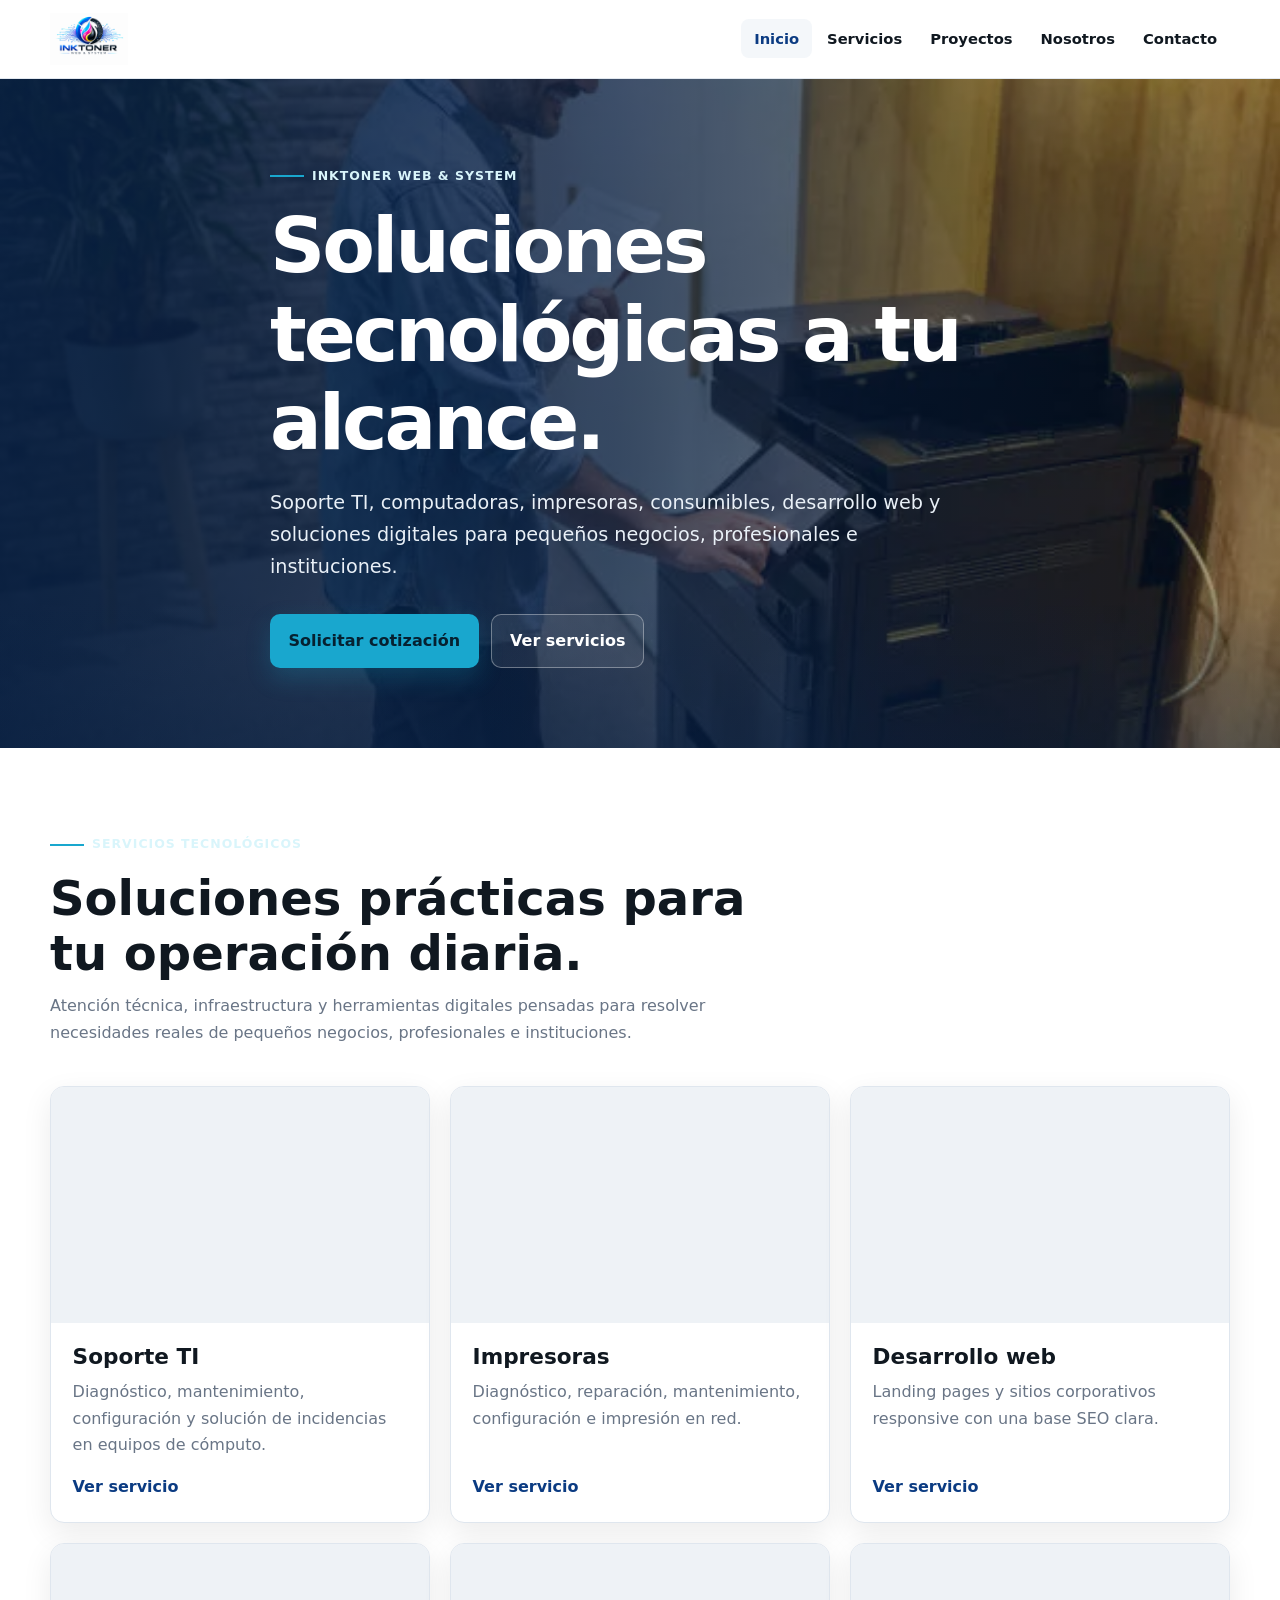
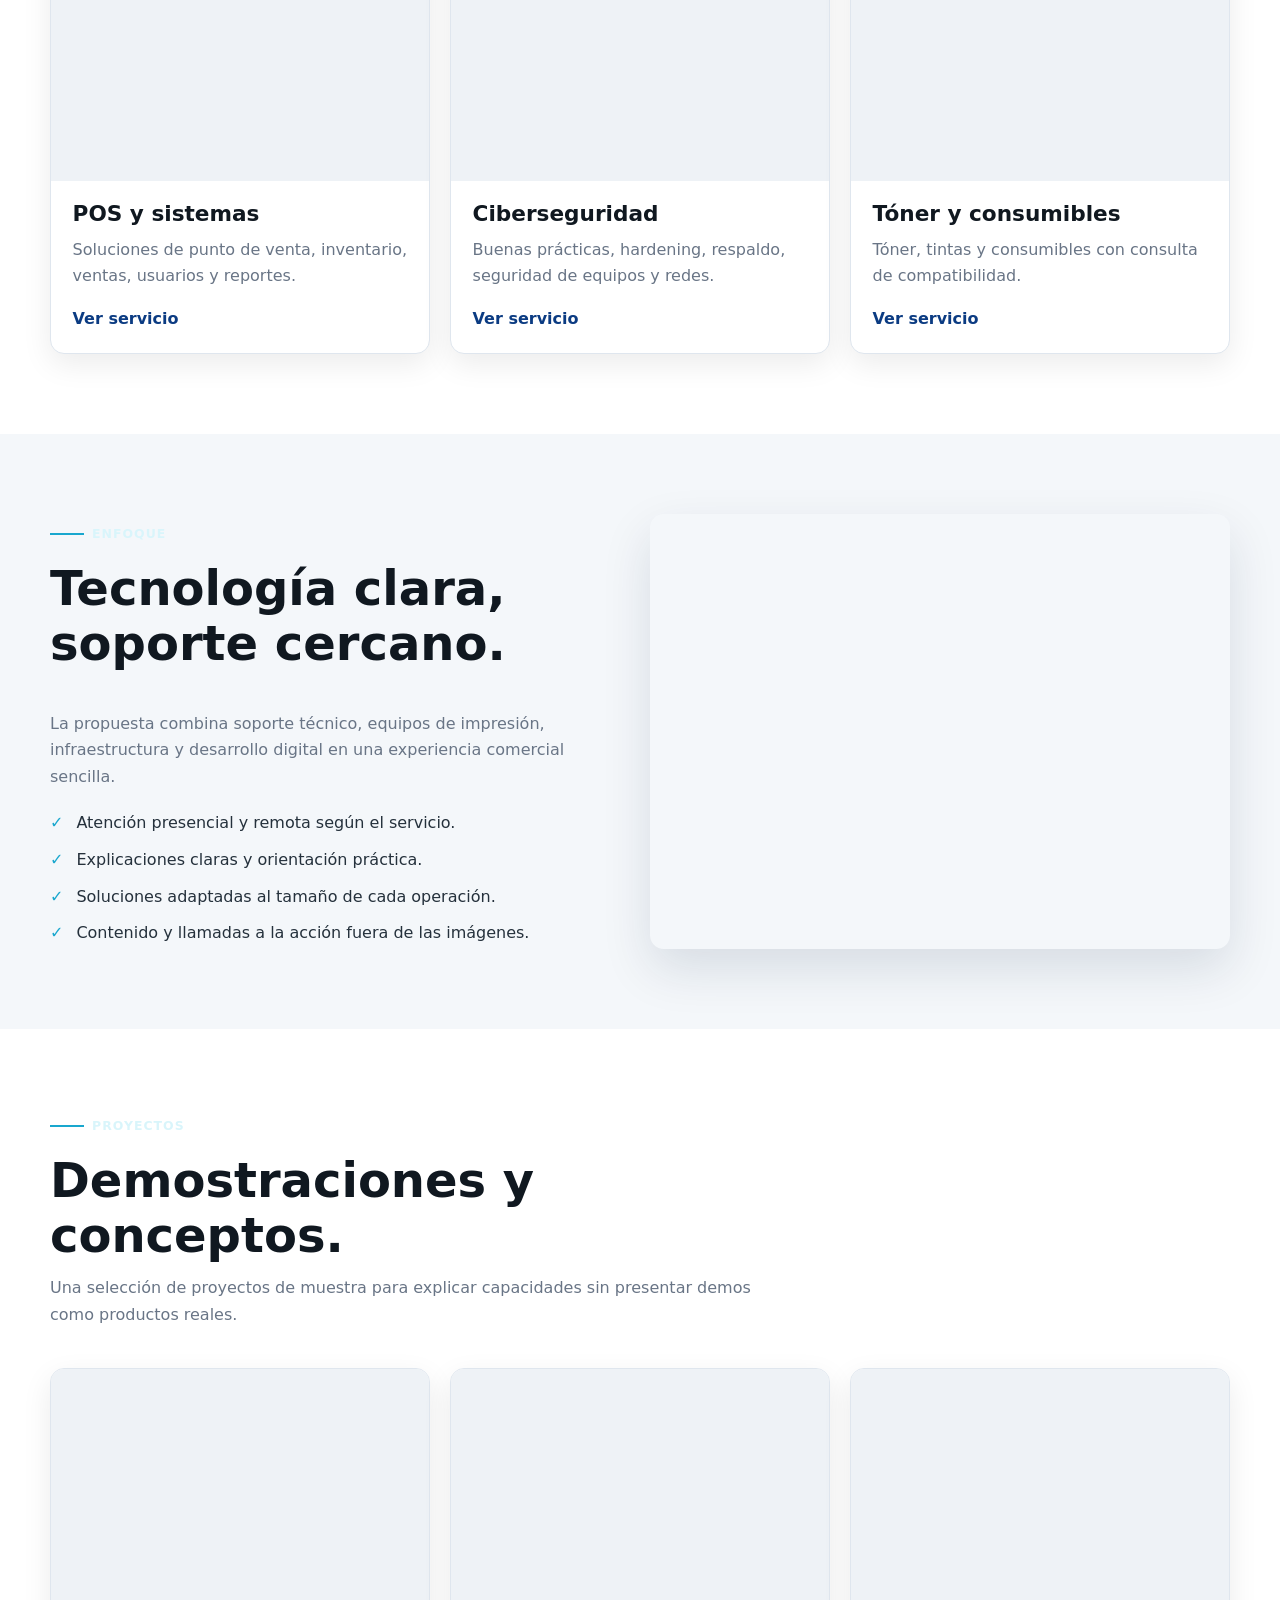
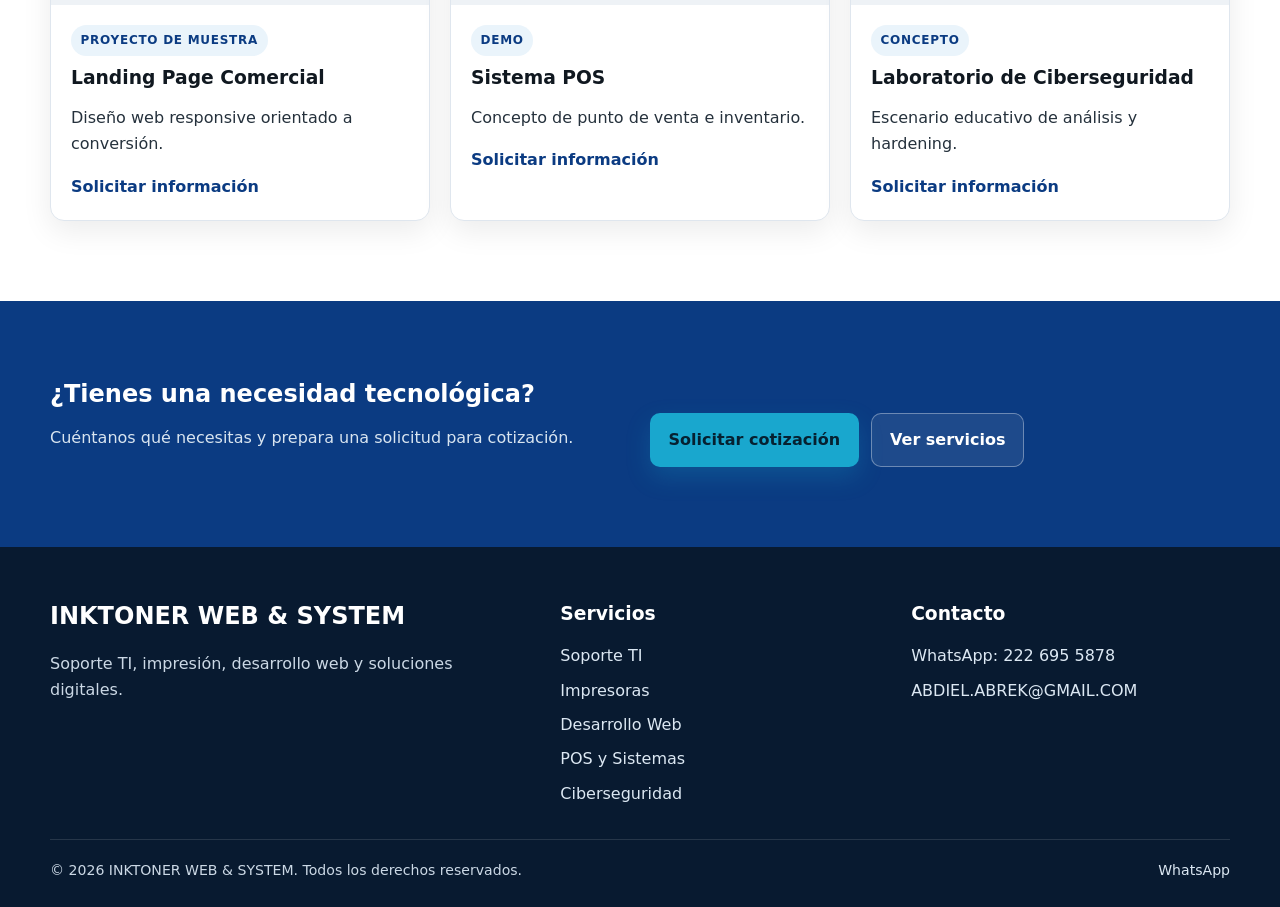
<file: index.html>
<!doctype html>
<html lang="es-MX">
 <head>
  <meta charset="utf-8"/>
  <meta content="width=device-width, initial-scale=1" name="viewport"/>
  <link rel="icon" type="image/svg+xml" href="assets/img/favicon.svg">
  <link href="assets/css/styles.css" rel="stylesheet"/>
  <script defer="" src="assets/js/config.js">
  </script>
  <script defer="" src="assets/js/main.js">
  </script>
  <title>
   INKTONER WEB &amp; SYSTEM | Soporte TI, impresoras y desarrollo web en Puebla
  </title>
  <meta content="Soluciones tecnol&oacute;gicas en Puebla: soporte TI, reparaci&oacute;n de computadoras e impresoras, consumibles, desarrollo web, POS y ciberseguridad." name="description"/>
  <meta content="index,follow,max-image-preview:large,max-snippet:-1,max-video-preview:-1" name="robots"/>
  <meta content="strict-origin-when-cross-origin" name="referrer"/>
  <meta content="#071f42" name="theme-color"/>
  <link href="https://abdielabrek69.github.io/INKTONER/" rel="canonical"/>
  <meta content="website" property="og:type"/>
  <meta content="es_MX" property="og:locale"/>
  <meta content="INKTONER WEB &amp; SYSTEM" property="og:site_name"/>
  <meta content="INKTONER WEB &amp; SYSTEM | Soporte TI, impresoras y desarrollo web en Puebla" property="og:title"/>
  <meta content="Soluciones tecnol&oacute;gicas en Puebla: soporte TI, reparaci&oacute;n de computadoras e impresoras, consumibles, desarrollo web, POS y ciberseguridad." property="og:description"/>
  <meta content="https://abdielabrek69.github.io/INKTONER/" property="og:url"/>
  <meta content="https://abdielabrek69.github.io/INKTONER/assets/img/PRINTER.webp" property="og:image"/>
  <meta content="Servicios tecnol&oacute;gicos de INKTONER WEB &amp; SYSTEM" property="og:image:alt"/>
  <meta content="summary_large_image" name="twitter:card"/>
  <meta content="INKTONER WEB &amp; SYSTEM | Soporte TI, impresoras y desarrollo web en Puebla" name="twitter:title"/>
  <meta content="Soluciones tecnol&oacute;gicas en Puebla: soporte TI, reparaci&oacute;n de computadoras e impresoras, consumibles, desarrollo web, POS y ciberseguridad." name="twitter:description"/>
  <meta content="default-src 'self'; base-uri 'self'; object-src 'none'; script-src 'self'; style-src 'self'; img-src 'self' data:; font-src 'self'; connect-src 'self'; form-action 'self'; frame-ancestors 'none'; upgrade-insecure-requests" http-equiv="Content-Security-Policy"/>
  <script type="application/ld+json">
   {"@context":"https://schema.org","@type":"ProfessionalService","name":"INKTONER WEB & SYSTEM","url":"https://abdielabrek69.github.io/INKTONER/","logo":"https://abdielabrek69.github.io/INKTONER/assets/img/INKTONER.png","description":"Soluciones tecnológicas en Puebla: soporte TI, reparación de computadoras e impresoras, consumibles, desarrollo web, POS y ciberseguridad.","telephone":"+52 222 695 5878","email":"ABDIEL.ABREK@GMAIL.COM","areaServed":{"@type":"City","name":"Puebla"}}
  </script>
  <script type="application/ld+json">
   {"@context":"https://schema.org","@type":"WebSite","name":"INKTONER WEB & SYSTEM","url":"https://abdielabrek69.github.io/INKTONER/","inLanguage":"es-MX"}
  </script>
 </head>
 <body>
  <a class="skip-link" href="#main-content">
   Saltar al contenido
  </a>
  <header class="site-header">
   <div class="container header-inner">
    <a aria-label="INKTONER WEB &amp; SYSTEM, inicio" class="brand" href="index.html">
     <img alt="Logo oficial de INKTONER WEB &amp; SYSTEM" class="site-logo" decoding="async" height="70" src="assets/img/INKTONER.png" width="210"/>
    </a>
    <button aria-controls="main-navigation" aria-expanded="false" aria-label="Abrir men&uacute;" class="menu-toggle" data-menu-toggle="" type="button">
     <span>
     </span>
     <span>
     </span>
     <span>
     </span>
    </button>
    <nav aria-label="Navegaci&oacute;n principal" class="main-nav" id="main-navigation">
     <ul class="nav-list">
      <li>
       <a class="nav-link" data-nav-link="" href="index.html">
        Inicio
       </a>
      </li>
      <li class="has-dropdown">
       <button aria-controls="services-menu" aria-expanded="false" class="nav-trigger" data-dropdown-toggle="" type="button">
        Servicios
       </button>
       <ul class="dropdown-menu" id="services-menu">
        <li>
         <a data-nav-link="" href="soporte-ti.html">
          Soporte TI
         </a>
        </li>
        <li>
         <a data-nav-link="" href="impresoras.html">
          Impresoras
         </a>
        </li>
        <li>
         <a data-nav-link="" href="desarrollo-web.html">
          Desarrollo Web
         </a>
        </li>
        <li>
         <a data-nav-link="" href="pos.html">
          POS y Sistemas
         </a>
        </li>
        <li>
         <a data-nav-link="" href="ciberseguridad.html">
          Ciberseguridad
         </a>
        </li>
       </ul>
      </li>
      <li>
       <a class="nav-link" data-nav-link="" href="proyectos.html">
        Proyectos
       </a>
      </li>
      <li>
       <a class="nav-link" data-nav-link="" href="nosotros.html">
        Nosotros
       </a>
      </li>
      <li>
       <a class="nav-link" data-nav-link="" href="contacto.html">
        Contacto
       </a>
      </li>
     </ul>
    </nav>
   </div>
  </header>
  <main id="main-content">
   <section class="hero">
    <div class="container hero-content">
     <span class="eyebrow">
      INKTONER WEB &amp; SYSTEM
     </span>
     <h1>
      Soluciones tecnol&oacute;gicas a tu alcance.
     </h1>
     <p>
      Soporte TI, computadoras, impresoras, consumibles, desarrollo web y soluciones digitales para peque&ntilde;os negocios, profesionales e instituciones.
     </p>
     <div class="hero-actions">
      <a class="btn btn-primary" href="contacto.html">
       Solicitar cotizaci&oacute;n
      </a>
      <a class="btn btn-secondary" href="servicios.html">
       Ver servicios
      </a>
     </div>
    </div>
   </section>
   <section class="section">
    <div class="container">
     <div class="section-heading">
      <span class="eyebrow">
       Servicios tecnol&oacute;gicos
      </span>
      <h2>
       Soluciones pr&aacute;cticas para tu operaci&oacute;n diaria.
      </h2>
      <p>
       Atenci&oacute;n t&eacute;cnica, infraestructura y herramientas digitales pensadas para resolver necesidades reales de peque&ntilde;os negocios, profesionales e instituciones.
      </p>
     </div>
     <div class="grid services-grid">
      <article class="service-card">
       <div class="service-image-wrapper">
        <img alt="Soporte t&eacute;cnico de computadoras" decoding="async" height="625" loading="lazy" src="assets/img/PRINTER.webp" width="1000"/>
       </div>
       <div class="service-content">
        <h3>
         Soporte TI
        </h3>
        <p>
         Diagn&oacute;stico, mantenimiento, configuraci&oacute;n y soluci&oacute;n de incidencias en equipos de c&oacute;mputo.
        </p>
        <a class="card-link" href="soporte-ti.html">
         Ver servicio
        </a>
       </div>
      </article>
      <article class="service-card">
       <div class="service-image-wrapper">
        <img alt="Impresora multifuncional para oficina" decoding="async" height="625" loading="lazy" src="assets/img/PRINTHP.avif" width="1000"/>
       </div>
       <div class="service-content">
        <h3>
         Impresoras
        </h3>
        <p>
         Diagn&oacute;stico, reparaci&oacute;n, mantenimiento, configuraci&oacute;n e impresi&oacute;n en red.
        </p>
        <a class="card-link" href="impresoras.html">
         Ver servicio
        </a>
       </div>
      </article>
      <article class="service-card">
       <div class="service-image-wrapper">
        <img alt="Computadora port&aacute;til mostrando un sitio web limpio" decoding="async" height="625" loading="lazy" src="assets/img/PRINTER.webp" width="1000"/>
       </div>
       <div class="service-content">
        <h3>
         Desarrollo web
        </h3>
        <p>
         Landing pages y sitios corporativos responsive con una base SEO clara.
        </p>
        <a class="card-link" href="desarrollo-web.html">
         Ver servicio
        </a>
       </div>
      </article>
      <article class="service-card">
       <div class="service-image-wrapper">
        <img alt="Equipo de punto de venta sobre un mostrador" decoding="async" height="625" loading="lazy" src="assets/img/PRINTER.webp" width="1000"/>
       </div>
       <div class="service-content">
        <h3>
         POS y sistemas
        </h3>
        <p>
         Soluciones de punto de venta, inventario, ventas, usuarios y reportes.
        </p>
        <a class="card-link" href="pos.html">
         Ver servicio
        </a>
       </div>
      </article>
      <article class="service-card">
       <div class="service-image-wrapper">
        <img alt="Infraestructura de servidores para seguridad inform&aacute;tica" decoding="async" height="625" loading="lazy" src="assets/img/PRINTER.webp" width="1000"/>
       </div>
       <div class="service-content">
        <h3>
         Ciberseguridad
        </h3>
        <p>
         Buenas pr&aacute;cticas, hardening, respaldo, seguridad de equipos y redes.
        </p>
        <a class="card-link" href="ciberseguridad.html">
         Ver servicio
        </a>
       </div>
      </article>
      <article class="service-card">
       <div class="service-image-wrapper">
        <img alt="Consumibles y equipo de c&oacute;mputo en entorno profesional" decoding="async" height="625" loading="lazy" src="assets/img/PRINTER.webp" width="1000"/>
       </div>
       <div class="service-content">
        <h3>
         T&oacute;ner y consumibles
        </h3>
        <p>
         T&oacute;ner, tintas y consumibles con consulta de compatibilidad.
        </p>
        <a class="card-link" href="impresoras.html">
         Ver servicio
        </a>
       </div>
      </article>
     </div>
    </div>
   </section>
   <section class="section section-light">
    <div class="container grid two-col">
     <div class="detail-copy">
      <span class="eyebrow">
       Enfoque
      </span>
      <h2>
       Tecnolog&iacute;a clara, soporte cercano.
      </h2>
      <p>
       La propuesta combina soporte t&eacute;cnico, equipos de impresi&oacute;n, infraestructura y desarrollo digital en una experiencia comercial sencilla.
      </p>
      <ul class="check-list">
       <li>
        Atenci&oacute;n presencial y remota seg&uacute;n el servicio.
       </li>
       <li>
        Explicaciones claras y orientaci&oacute;n pr&aacute;ctica.
       </li>
       <li>
        Soluciones adaptadas al tama&ntilde;o de cada operaci&oacute;n.
       </li>
       <li>
        Contenido y llamadas a la acci&oacute;n fuera de las im&aacute;genes.
       </li>
      </ul>
     </div>
     <div class="detail-image">
      <img alt="Rack de comunicaciones y equipos de red" decoding="async" height="900" loading="lazy" src="assets/img/PRINTER.webp" width="1200"/>
     </div>
    </div>
   </section>
   <section class="section">
    <div class="container">
     <div class="section-heading">
      <span class="eyebrow">
       Proyectos
      </span>
      <h2>
       Demostraciones y conceptos.
      </h2>
      <p>
       Una selecci&oacute;n de proyectos de muestra para explicar capacidades sin presentar demos como productos reales.
      </p>
     </div>
     <div class="grid project-grid">
      <article class="project-card">
       <div class="project-image">
        <img alt="Landing Page Comercial" decoding="async" height="625" loading="lazy" src="assets/img/PRINTER.webp" width="1000"/>
       </div>
       <div class="project-body">
        <span class="project-label">
         Proyecto de muestra
        </span>
        <h3>
         Landing Page Comercial
        </h3>
        <p>
         Dise&ntilde;o web responsive orientado a conversi&oacute;n.
        </p>
        <a class="card-link" href="proyectos.html">
         Solicitar informaci&oacute;n
        </a>
       </div>
      </article>
      <article class="project-card">
       <div class="project-image">
        <img alt="Sistema POS" decoding="async" height="625" loading="lazy" src="assets/img/PRINTER.webp" width="1000"/>
       </div>
       <div class="project-body">
        <span class="project-label">
         Demo
        </span>
        <h3>
         Sistema POS
        </h3>
        <p>
         Concepto de punto de venta e inventario.
        </p>
        <a class="card-link" href="proyectos.html">
         Solicitar informaci&oacute;n
        </a>
       </div>
      </article>
      <article class="project-card">
       <div class="project-image">
        <img alt="Laboratorio de Ciberseguridad" decoding="async" height="625" loading="lazy" src="assets/img/PRINTER.webp" width="1000"/>
       </div>
       <div class="project-body">
        <span class="project-label">
         Concepto
        </span>
        <h3>
         Laboratorio de Ciberseguridad
        </h3>
        <p>
         Escenario educativo de an&aacute;lisis y hardening.
        </p>
        <a class="card-link" href="proyectos.html">
         Solicitar informaci&oacute;n
        </a>
       </div>
      </article>
     </div>
    </div>
   </section>
   <section class="section cta-band">
    <div class="container grid two-col">
     <div>
      <h2>
       &iquest;Tienes una necesidad tecnol&oacute;gica?
      </h2>
      <p>
       Cu&eacute;ntanos qu&eacute; necesitas y prepara una solicitud para cotizaci&oacute;n.
      </p>
     </div>
     <div class="hero-actions" style="justify-content:flex-end">
      <a class="btn btn-primary" href="contacto.html">
       Solicitar cotizaci&oacute;n
      </a>
      <a class="btn btn-secondary" href="servicios.html">
       Ver servicios
      </a>
     </div>
    </div>
   </section>
  </main>
  <footer class="site-footer">
   <div class="container">
    <div class="footer-grid">
     <!-- EMPRESA -->
     <div>
      <h2>
       INKTONER WEB &amp; SYSTEM
      </h2>
      <p>
       Soporte TI, impresi&oacute;n, desarrollo web y soluciones digitales.
      </p>
     </div>
     <!-- SERVICIOS -->
     <div>
      <h3>
       Servicios
      </h3>
      <ul class="footer-nav">
       <li>
        <a href="soporte-ti.html">
         Soporte TI
        </a>
       </li>
       <li>
        <a href="impresoras.html">
         Impresoras
        </a>
       </li>
       <li>
        <a href="desarrollo-web.html">
         Desarrollo Web
        </a>
       </li>
       <li>
        <a href="pos.html">
         POS y Sistemas
        </a>
       </li>
       <li>
        <a href="ciberseguridad.html">
         Ciberseguridad
        </a>
       </li>
      </ul>
     </div>
     <!-- CONTACTO -->
     <div>
      <h3>
       Contacto
      </h3>
      <ul class="footer-nav">
       <li>
        <a href="https://wa.me/522226955878" rel="noopener noreferrer" target="_blank">
         WhatsApp: 222 695 5878
        </a>
       </li>
       <li>
        <a href="mailto:ABDIEL.ABREK@GMAIL.COM">
         ABDIEL.ABREK@GMAIL.COM
        </a>
       </li>
      </ul>
     </div>
    </div>
    <div class="footer-bottom">
     <span>
      &copy;
      <span data-year="">
      </span>
      INKTONER WEB &amp; SYSTEM. Todos los derechos reservados.
     </span>
     <a class="footer-whatsapp" href="https://wa.me/522226955878?text=Hola%2C%20quiero%20solicitar%20informaci%C3%B3n%20sobre%20los%20servicios%20de%20INKTONER%20WEB%20%26%20SYSTEM." rel="noopener noreferrer" target="_blank">
      WhatsApp
     </a>
    </div>
   </div>
  </footer>
 </body>
</html>
</file>
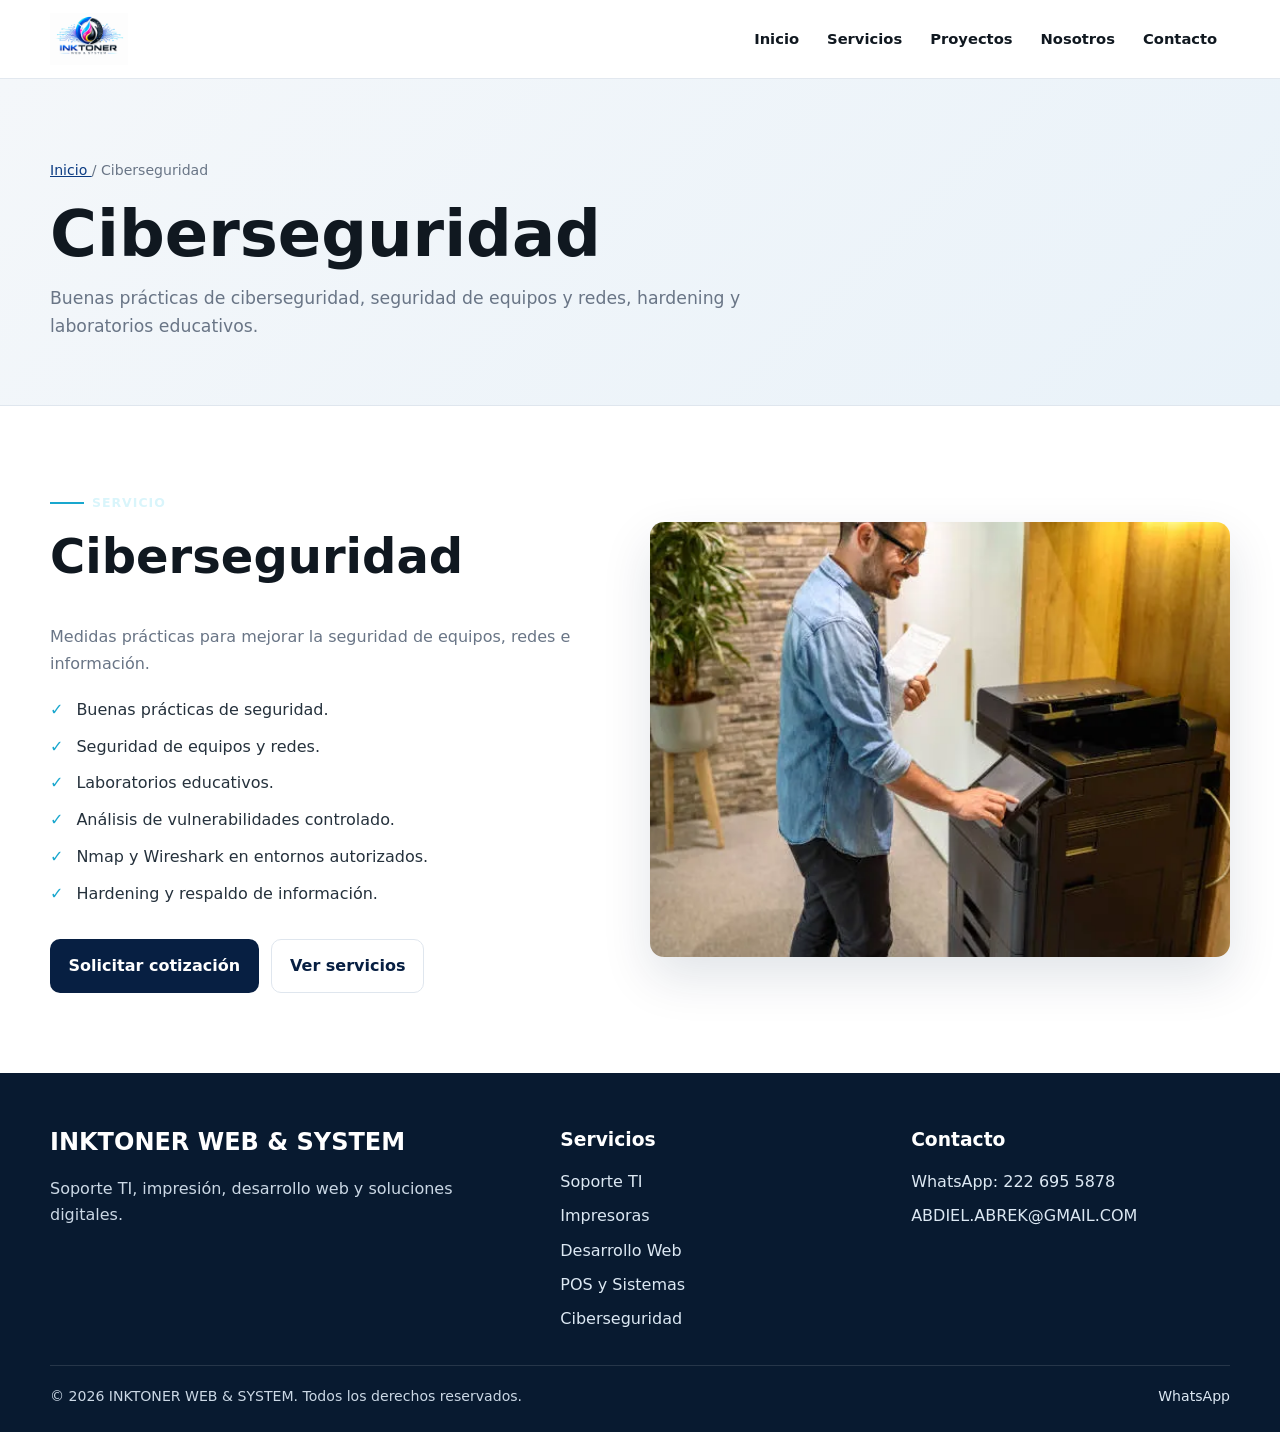
<file: ciberseguridad.html>
<!doctype html>
<html lang="es-MX">
 <head>
  <meta charset="utf-8"/>
  <meta content="width=device-width, initial-scale=1" name="viewport"/>
  <link href="assets/css/styles.css" rel="stylesheet"/>
  <script defer="" src="assets/js/config.js">
  </script>
  <script defer="" src="assets/js/main.js">
  </script>
  <title>
   Ciberseguridad para empresas | INKTONER WEB &amp; SYSTEM
  </title>
  <meta content="Buenas pr&aacute;cticas de ciberseguridad, hardening, seguridad de equipos y redes y evaluaci&oacute;n t&eacute;cnica con enfoque preventivo." name="description"/>
  <meta content="index,follow,max-image-preview:large,max-snippet:-1,max-video-preview:-1" name="robots"/>
  <meta content="strict-origin-when-cross-origin" name="referrer"/>
  <meta content="#071f42" name="theme-color"/>
  <link href="https://abdielabrek69.github.io/INKTONER/ciberseguridad.html" rel="canonical"/>
  <meta content="website" property="og:type"/>
  <meta content="es_MX" property="og:locale"/>
  <meta content="INKTONER WEB &amp; SYSTEM" property="og:site_name"/>
  <meta content="Ciberseguridad para empresas | INKTONER WEB &amp; SYSTEM" property="og:title"/>
  <meta content="Buenas pr&aacute;cticas de ciberseguridad, hardening, seguridad de equipos y redes y evaluaci&oacute;n t&eacute;cnica con enfoque preventivo." property="og:description"/>
  <meta content="https://abdielabrek69.github.io/INKTONER/ciberseguridad.html" property="og:url"/>
  <meta content="https://abdielabrek69.github.io/INKTONER/assets/img/PRINTER.webp" property="og:image"/>
  <meta content="Servicios tecnol&oacute;gicos de INKTONER WEB &amp; SYSTEM" property="og:image:alt"/>
  <meta content="summary_large_image" name="twitter:card"/>
  <meta content="Ciberseguridad para empresas | INKTONER WEB &amp; SYSTEM" name="twitter:title"/>
  <meta content="Buenas pr&aacute;cticas de ciberseguridad, hardening, seguridad de equipos y redes y evaluaci&oacute;n t&eacute;cnica con enfoque preventivo." name="twitter:description"/>
  <meta content="default-src 'self'; base-uri 'self'; object-src 'none'; script-src 'self'; style-src 'self'; img-src 'self' data:; font-src 'self'; connect-src 'self'; form-action 'self'; frame-ancestors 'none'; upgrade-insecure-requests" http-equiv="Content-Security-Policy"/>
  <script type="application/ld+json">
   {"@context":"https://schema.org","@type":"BreadcrumbList","itemListElement":[{"@type":"ListItem","position":1,"name":"Inicio","item":"https://abdielabrek69.github.io/INKTONER/"},{"@type":"ListItem","position":2,"name":"Ciberseguridad para empresas","item":"https://abdielabrek69.github.io/INKTONER/ciberseguridad.html"}]}
  </script>
  <script type="application/ld+json">
   {"@context":"https://schema.org","@type":"Service","name":"Ciberseguridad para empresas","provider":{"@type":"ProfessionalService","name":"INKTONER WEB & SYSTEM","url":"https://abdielabrek69.github.io/INKTONER/"},"areaServed":{"@type":"City","name":"Puebla"},"url":"https://abdielabrek69.github.io/INKTONER/ciberseguridad.html"}
  </script>
 </head>
 <body>
  <a class="skip-link" href="#main-content">
   Saltar al contenido
  </a>
  <header class="site-header">
   <div class="container header-inner">
    <a aria-label="INKTONER WEB &amp; SYSTEM, inicio" class="brand" href="index.html">
     <img alt="Logo oficial de INKTONER WEB &amp; SYSTEM" class="site-logo" decoding="async" height="70" src="assets/img/INKTONER.png" width="210"/>
    </a>
    <button aria-controls="main-navigation" aria-expanded="false" aria-label="Abrir men&uacute;" class="menu-toggle" data-menu-toggle="" type="button">
     <span>
     </span>
     <span>
     </span>
     <span>
     </span>
    </button>
    <nav aria-label="Navegaci&oacute;n principal" class="main-nav" id="main-navigation">
     <ul class="nav-list">
      <li>
       <a class="nav-link" data-nav-link="" href="index.html">
        Inicio
       </a>
      </li>
      <li class="has-dropdown">
       <button aria-controls="services-menu" aria-expanded="false" class="nav-trigger" data-dropdown-toggle="" type="button">
        Servicios
       </button>
       <ul class="dropdown-menu" id="services-menu">
        <li>
         <a data-nav-link="" href="soporte-ti.html">
          Soporte TI
         </a>
        </li>
        <li>
         <a data-nav-link="" href="impresoras.html">
          Impresoras
         </a>
        </li>
        <li>
         <a data-nav-link="" href="desarrollo-web.html">
          Desarrollo Web
         </a>
        </li>
        <li>
         <a data-nav-link="" href="pos.html">
          POS y Sistemas
         </a>
        </li>
        <li>
         <a data-nav-link="" href="ciberseguridad.html">
          Ciberseguridad
         </a>
        </li>
       </ul>
      </li>
      <li>
       <a class="nav-link" data-nav-link="" href="proyectos.html">
        Proyectos
       </a>
      </li>
      <li>
       <a class="nav-link" data-nav-link="" href="nosotros.html">
        Nosotros
       </a>
      </li>
      <li>
       <a class="nav-link" data-nav-link="" href="contacto.html">
        Contacto
       </a>
      </li>
     </ul>
    </nav>
   </div>
  </header>
  <main id="main-content">
   <section class="page-hero">
    <div class="container">
     <div class="breadcrumbs">
      <a href="index.html">
       Inicio
      </a>
      <span aria-hidden="true">
       /
      </span>
      Ciberseguridad
     </div>
     <h1>
      Ciberseguridad
     </h1>
     <p>
      Buenas pr&aacute;cticas de ciberseguridad, seguridad de equipos y redes, hardening y laboratorios educativos.
     </p>
    </div>
   </section>
   <section class="section">
    <div class="container grid two-col">
     <div class="detail-copy">
      <span class="eyebrow">
       Servicio
      </span>
      <h2>
       Ciberseguridad
      </h2>
      <p>
       Medidas pr&aacute;cticas para mejorar la seguridad de equipos, redes e informaci&oacute;n.
      </p>
      <ul class="check-list">
       <li>
        Buenas pr&aacute;cticas de seguridad.
       </li>
       <li>
        Seguridad de equipos y redes.
       </li>
       <li>
        Laboratorios educativos.
       </li>
       <li>
        An&aacute;lisis de vulnerabilidades controlado.
       </li>
       <li>
        Nmap y Wireshark en entornos autorizados.
       </li>
       <li>
        Hardening y respaldo de informaci&oacute;n.
       </li>
      </ul>
      <div class="hero-actions">
       <a class="btn btn-dark" href="contacto.html">
        Solicitar cotizaci&oacute;n
       </a>
       <a class="btn btn-light" href="servicios.html">
        Ver servicios
       </a>
      </div>
     </div>
     <div class="detail-image">
      <img alt="Infraestructura de servidores para seguridad inform&aacute;tica" decoding="async" height="900" loading="lazy" src="assets/img/PRINTER.webp" width="1200"/>
     </div>
    </div>
   </section>
  </main>
  <footer class="site-footer">
   <div class="container">
    <div class="footer-grid">
     <!-- EMPRESA -->
     <div>
      <h2>
       INKTONER WEB &amp; SYSTEM
      </h2>
      <p>
       Soporte TI, impresi&oacute;n, desarrollo web y soluciones digitales.
      </p>
     </div>
     <!-- SERVICIOS -->
     <div>
      <h3>
       Servicios
      </h3>
      <ul class="footer-nav">
       <li>
        <a href="soporte-ti.html">
         Soporte TI
        </a>
       </li>
       <li>
        <a href="impresoras.html">
         Impresoras
        </a>
       </li>
       <li>
        <a href="desarrollo-web.html">
         Desarrollo Web
        </a>
       </li>
       <li>
        <a href="pos.html">
         POS y Sistemas
        </a>
       </li>
       <li>
        <a href="ciberseguridad.html">
         Ciberseguridad
        </a>
       </li>
      </ul>
     </div>
     <!-- CONTACTO -->
     <div>
      <h3>
       Contacto
      </h3>
      <ul class="footer-nav">
       <li>
        <a href="https://wa.me/522226955878" rel="noopener noreferrer" target="_blank">
         WhatsApp: 222 695 5878
        </a>
       </li>
       <li>
        <a href="mailto:ABDIEL.ABREK@GMAIL.COM">
         ABDIEL.ABREK@GMAIL.COM
        </a>
       </li>
      </ul>
     </div>
    </div>
    <div class="footer-bottom">
     <span>
      &copy;
      <span data-year="">
      </span>
      INKTONER WEB &amp; SYSTEM. Todos los derechos reservados.
     </span>
     <a class="footer-whatsapp" href="https://wa.me/522226955878?text=Hola%2C%20quiero%20solicitar%20informaci%C3%B3n%20sobre%20los%20servicios%20de%20INKTONER%20WEB%20%26%20SYSTEM." rel="noopener noreferrer" target="_blank">
      WhatsApp
     </a>
    </div>
   </div>
  </footer>
 </body>
</html>
</file>
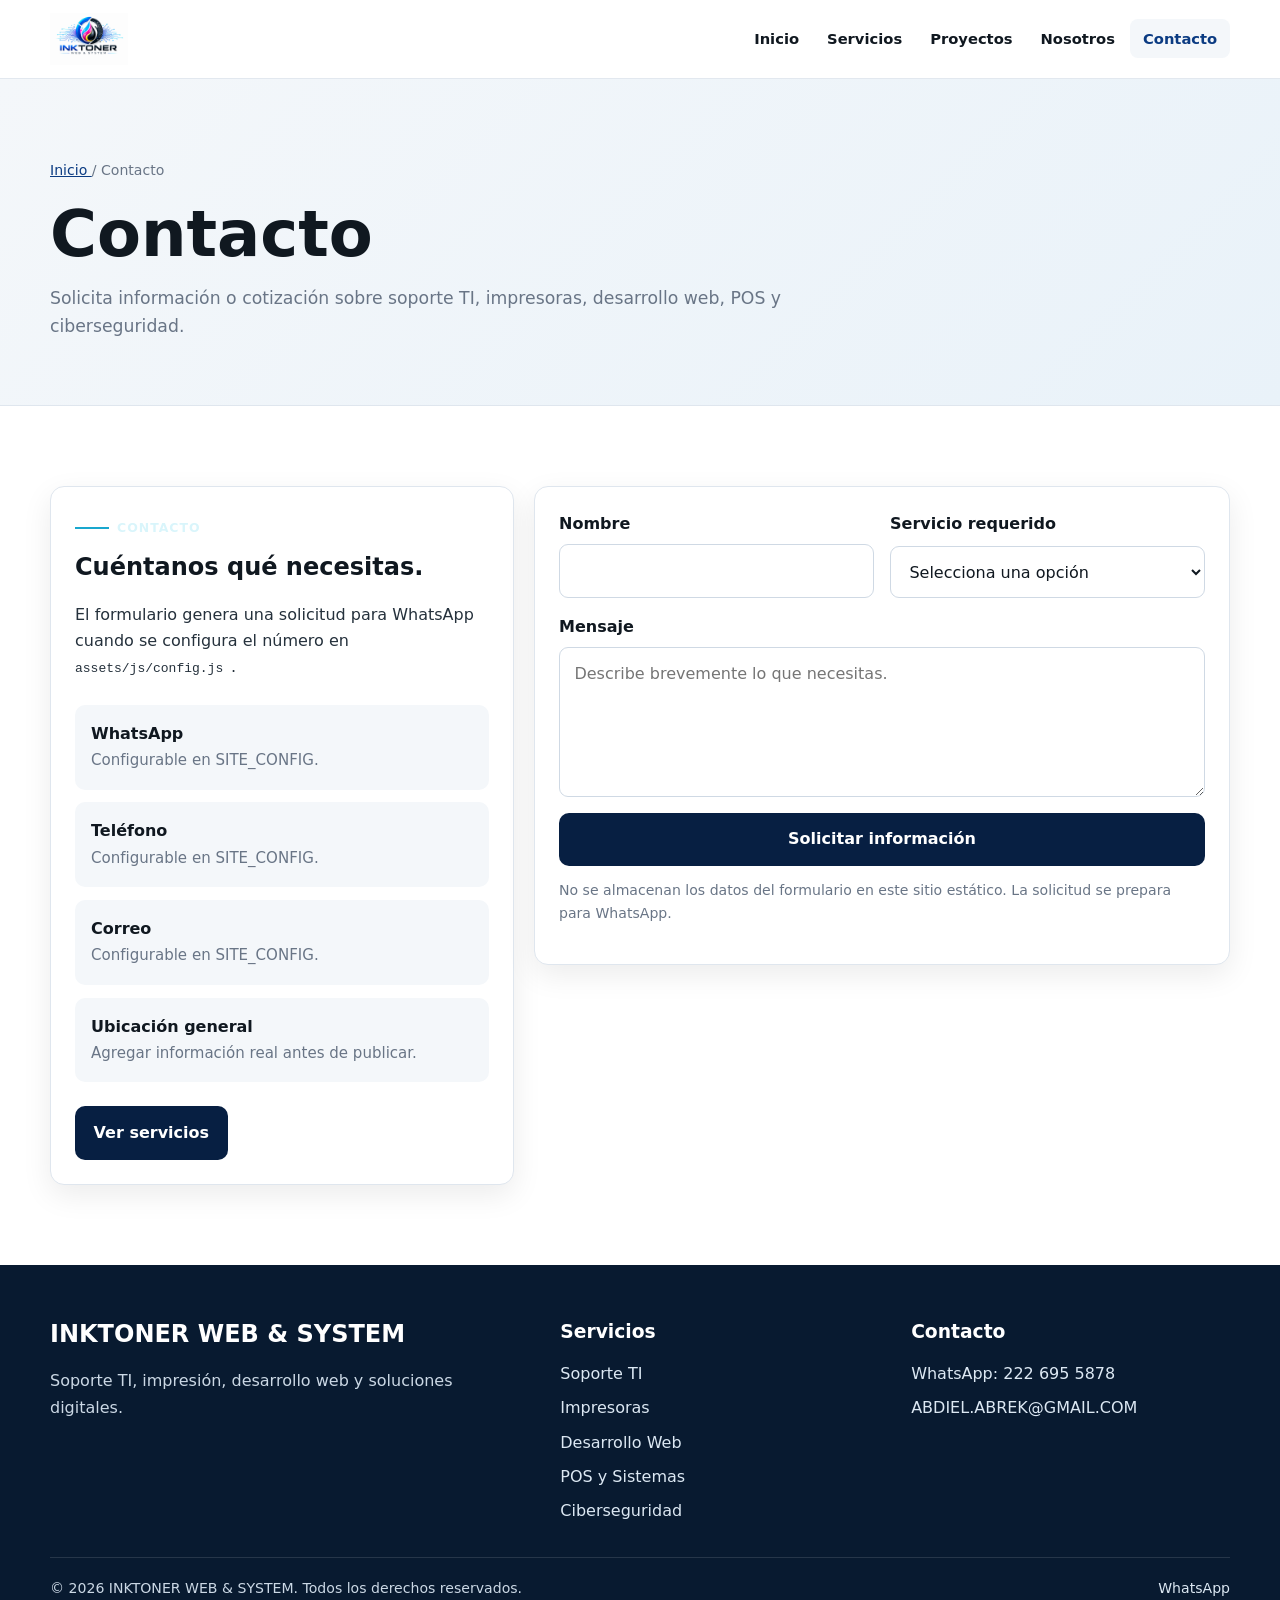
<file: contacto.html>
<!doctype html>
<html lang="es-MX">
 <head>
  <meta charset="utf-8"/>
  <meta content="width=device-width, initial-scale=1" name="viewport"/>
  <link href="assets/css/styles.css" rel="stylesheet"/>
  <script defer="" src="assets/js/config.js">
  </script>
  <script defer="" src="assets/js/main.js">
  </script>
  <title>
   Contacto y cotizaci&oacute;n | INKTONER WEB &amp; SYSTEM
  </title>
  <meta content="Solicita una cotizaci&oacute;n de soporte TI, reparaci&oacute;n de impresoras, desarrollo web, POS o ciberseguridad en Puebla." name="description"/>
  <meta content="index,follow,max-image-preview:large,max-snippet:-1,max-video-preview:-1" name="robots"/>
  <meta content="strict-origin-when-cross-origin" name="referrer"/>
  <meta content="#071f42" name="theme-color"/>
  <link href="https://abdielabrek69.github.io/INKTONER/contacto.html" rel="canonical"/>
  <meta content="website" property="og:type"/>
  <meta content="es_MX" property="og:locale"/>
  <meta content="INKTONER WEB &amp; SYSTEM" property="og:site_name"/>
  <meta content="Contacto y cotizaci&oacute;n | INKTONER WEB &amp; SYSTEM" property="og:title"/>
  <meta content="Solicita una cotizaci&oacute;n de soporte TI, reparaci&oacute;n de impresoras, desarrollo web, POS o ciberseguridad en Puebla." property="og:description"/>
  <meta content="https://abdielabrek69.github.io/INKTONER/contacto.html" property="og:url"/>
  <meta content="https://abdielabrek69.github.io/INKTONER/assets/img/PRINTER.webp" property="og:image"/>
  <meta content="Servicios tecnol&oacute;gicos de INKTONER WEB &amp; SYSTEM" property="og:image:alt"/>
  <meta content="summary_large_image" name="twitter:card"/>
  <meta content="Contacto y cotizaci&oacute;n | INKTONER WEB &amp; SYSTEM" name="twitter:title"/>
  <meta content="Solicita una cotizaci&oacute;n de soporte TI, reparaci&oacute;n de impresoras, desarrollo web, POS o ciberseguridad en Puebla." name="twitter:description"/>
  <meta content="default-src 'self'; base-uri 'self'; object-src 'none'; script-src 'self'; style-src 'self'; img-src 'self' data:; font-src 'self'; connect-src 'self'; form-action 'self'; frame-ancestors 'none'; upgrade-insecure-requests" http-equiv="Content-Security-Policy"/>
  <script type="application/ld+json">
   {"@context":"https://schema.org","@type":"BreadcrumbList","itemListElement":[{"@type":"ListItem","position":1,"name":"Inicio","item":"https://abdielabrek69.github.io/INKTONER/"},{"@type":"ListItem","position":2,"name":"Contacto y cotización","item":"https://abdielabrek69.github.io/INKTONER/contacto.html"}]}
  </script>
  <script type="application/ld+json">
   {"@context":"https://schema.org","@type":"ContactPage","name":"Contacto y cotización | INKTONER WEB & SYSTEM","url":"https://abdielabrek69.github.io/INKTONER/contacto.html"}
  </script>
 </head>
 <body>
  <a class="skip-link" href="#main-content">
   Saltar al contenido
  </a>
  <header class="site-header">
   <div class="container header-inner">
    <a aria-label="INKTONER WEB &amp; SYSTEM, inicio" class="brand" href="index.html">
     <img alt="Logo oficial de INKTONER WEB &amp; SYSTEM" class="site-logo" decoding="async" height="70" src="assets/img/INKTONER.png" width="210"/>
    </a>
    <button aria-controls="main-navigation" aria-expanded="false" aria-label="Abrir men&uacute;" class="menu-toggle" data-menu-toggle="" type="button">
     <span>
     </span>
     <span>
     </span>
     <span>
     </span>
    </button>
    <nav aria-label="Navegaci&oacute;n principal" class="main-nav" id="main-navigation">
     <ul class="nav-list">
      <li>
       <a class="nav-link" data-nav-link="" href="index.html">
        Inicio
       </a>
      </li>
      <li class="has-dropdown">
       <button aria-controls="services-menu" aria-expanded="false" class="nav-trigger" data-dropdown-toggle="" type="button">
        Servicios
       </button>
       <ul class="dropdown-menu" id="services-menu">
        <li>
         <a data-nav-link="" href="soporte-ti.html">
          Soporte TI
         </a>
        </li>
        <li>
         <a data-nav-link="" href="impresoras.html">
          Impresoras
         </a>
        </li>
        <li>
         <a data-nav-link="" href="desarrollo-web.html">
          Desarrollo Web
         </a>
        </li>
        <li>
         <a data-nav-link="" href="pos.html">
          POS y Sistemas
         </a>
        </li>
        <li>
         <a data-nav-link="" href="ciberseguridad.html">
          Ciberseguridad
         </a>
        </li>
       </ul>
      </li>
      <li>
       <a class="nav-link" data-nav-link="" href="proyectos.html">
        Proyectos
       </a>
      </li>
      <li>
       <a class="nav-link" data-nav-link="" href="nosotros.html">
        Nosotros
       </a>
      </li>
      <li>
       <a class="nav-link" data-nav-link="" href="contacto.html">
        Contacto
       </a>
      </li>
     </ul>
    </nav>
   </div>
  </header>
  <main id="main-content">
   <section class="page-hero">
    <div class="container">
     <div class="breadcrumbs">
      <a href="index.html">
       Inicio
      </a>
      <span aria-hidden="true">
       /
      </span>
      Contacto
     </div>
     <h1>
      Contacto
     </h1>
     <p>
      Solicita informaci&oacute;n o cotizaci&oacute;n sobre soporte TI, impresoras, desarrollo web, POS y ciberseguridad.
     </p>
    </div>
   </section>
   <section class="section">
    <div class="container grid contact-layout">
     <aside class="contact-card">
      <span class="eyebrow">
       Contacto
      </span>
      <h2>
       Cu&eacute;ntanos qu&eacute; necesitas.
      </h2>
      <p>
       El formulario genera una solicitud para WhatsApp cuando se configura el n&uacute;mero en
       <code>
        assets/js/config.js
       </code>
       .
      </p>
      <div class="contact-list">
       <div class="contact-item">
        <div>
         <strong>
          WhatsApp
         </strong>
         <span>
          Configurable en SITE_CONFIG.
         </span>
        </div>
       </div>
       <div class="contact-item">
        <div>
         <strong>
          Tel&eacute;fono
         </strong>
         <span>
          Configurable en SITE_CONFIG.
         </span>
        </div>
       </div>
       <div class="contact-item">
        <div>
         <strong>
          Correo
         </strong>
         <span>
          Configurable en SITE_CONFIG.
         </span>
        </div>
       </div>
       <div class="contact-item">
        <div>
         <strong>
          Ubicaci&oacute;n general
         </strong>
         <span>
          Agregar informaci&oacute;n real antes de publicar.
         </span>
        </div>
       </div>
      </div>
      <a class="btn btn-dark" href="servicios.html">
       Ver servicios
      </a>
     </aside>
     <div class="contact-card">
      <form id="contact-form" novalidate="">
       <div class="form-grid">
        <div class="form-group">
         <label for="name">
          Nombre
         </label>
         <input autocomplete="name" id="name" maxlength="100" name="name" required="" type="text"/>
        </div>
        <div class="form-group">
         <label for="service">
          Servicio requerido
         </label>
         <select id="service" name="service" required="">
          <option value="">
           Selecciona una opci&oacute;n
          </option>
          <option>
           Soporte TI
          </option>
          <option>
           Impresoras y consumibles
          </option>
          <option>
           Desarrollo web
          </option>
          <option>
           POS y sistemas
          </option>
          <option>
           Ciberseguridad
          </option>
          <option>
           Otro
          </option>
         </select>
        </div>
        <div class="form-group full">
         <label for="message">
          Mensaje
         </label>
         <textarea id="message" maxlength="1500" name="message" placeholder="Describe brevemente lo que necesitas." required=""></textarea>
        </div>
        <div class="form-group full">
         <button class="btn btn-dark" type="submit">
          Solicitar informaci&oacute;n
         </button>
        </div>
       </div>
       <p class="form-note">
        No se almacenan los datos del formulario en este sitio est&aacute;tico. La solicitud se prepara para WhatsApp.
       </p>
       <div aria-live="polite" class="form-status" id="form-status" role="status">
       </div>
      </form>
     </div>
    </div>
   </section>
  </main>
  <footer class="site-footer">
   <div class="container">
    <div class="footer-grid">
     <!-- EMPRESA -->
     <div>
      <h2>
       INKTONER WEB &amp; SYSTEM
      </h2>
      <p>
       Soporte TI, impresi&oacute;n, desarrollo web y soluciones digitales.
      </p>
     </div>
     <!-- SERVICIOS -->
     <div>
      <h3>
       Servicios
      </h3>
      <ul class="footer-nav">
       <li>
        <a href="soporte-ti.html">
         Soporte TI
        </a>
       </li>
       <li>
        <a href="impresoras.html">
         Impresoras
        </a>
       </li>
       <li>
        <a href="desarrollo-web.html">
         Desarrollo Web
        </a>
       </li>
       <li>
        <a href="pos.html">
         POS y Sistemas
        </a>
       </li>
       <li>
        <a href="ciberseguridad.html">
         Ciberseguridad
        </a>
       </li>
      </ul>
     </div>
     <!-- CONTACTO -->
     <div>
      <h3>
       Contacto
      </h3>
      <ul class="footer-nav">
       <li>
        <a href="https://wa.me/522226955878" rel="noopener noreferrer" target="_blank">
         WhatsApp: 222 695 5878
        </a>
       </li>
       <li>
        <a href="mailto:ABDIEL.ABREK@GMAIL.COM">
         ABDIEL.ABREK@GMAIL.COM
        </a>
       </li>
      </ul>
     </div>
    </div>
    <div class="footer-bottom">
     <span>
      &copy;
      <span data-year="">
      </span>
      INKTONER WEB &amp; SYSTEM. Todos los derechos reservados.
     </span>
     <a class="footer-whatsapp" href="https://wa.me/522226955878?text=Hola%2C%20quiero%20solicitar%20informaci%C3%B3n%20sobre%20los%20servicios%20de%20INKTONER%20WEB%20%26%20SYSTEM." rel="noopener noreferrer" target="_blank">
      WhatsApp
     </a>
    </div>
   </div>
  </footer>
 </body>
</html>
</file>
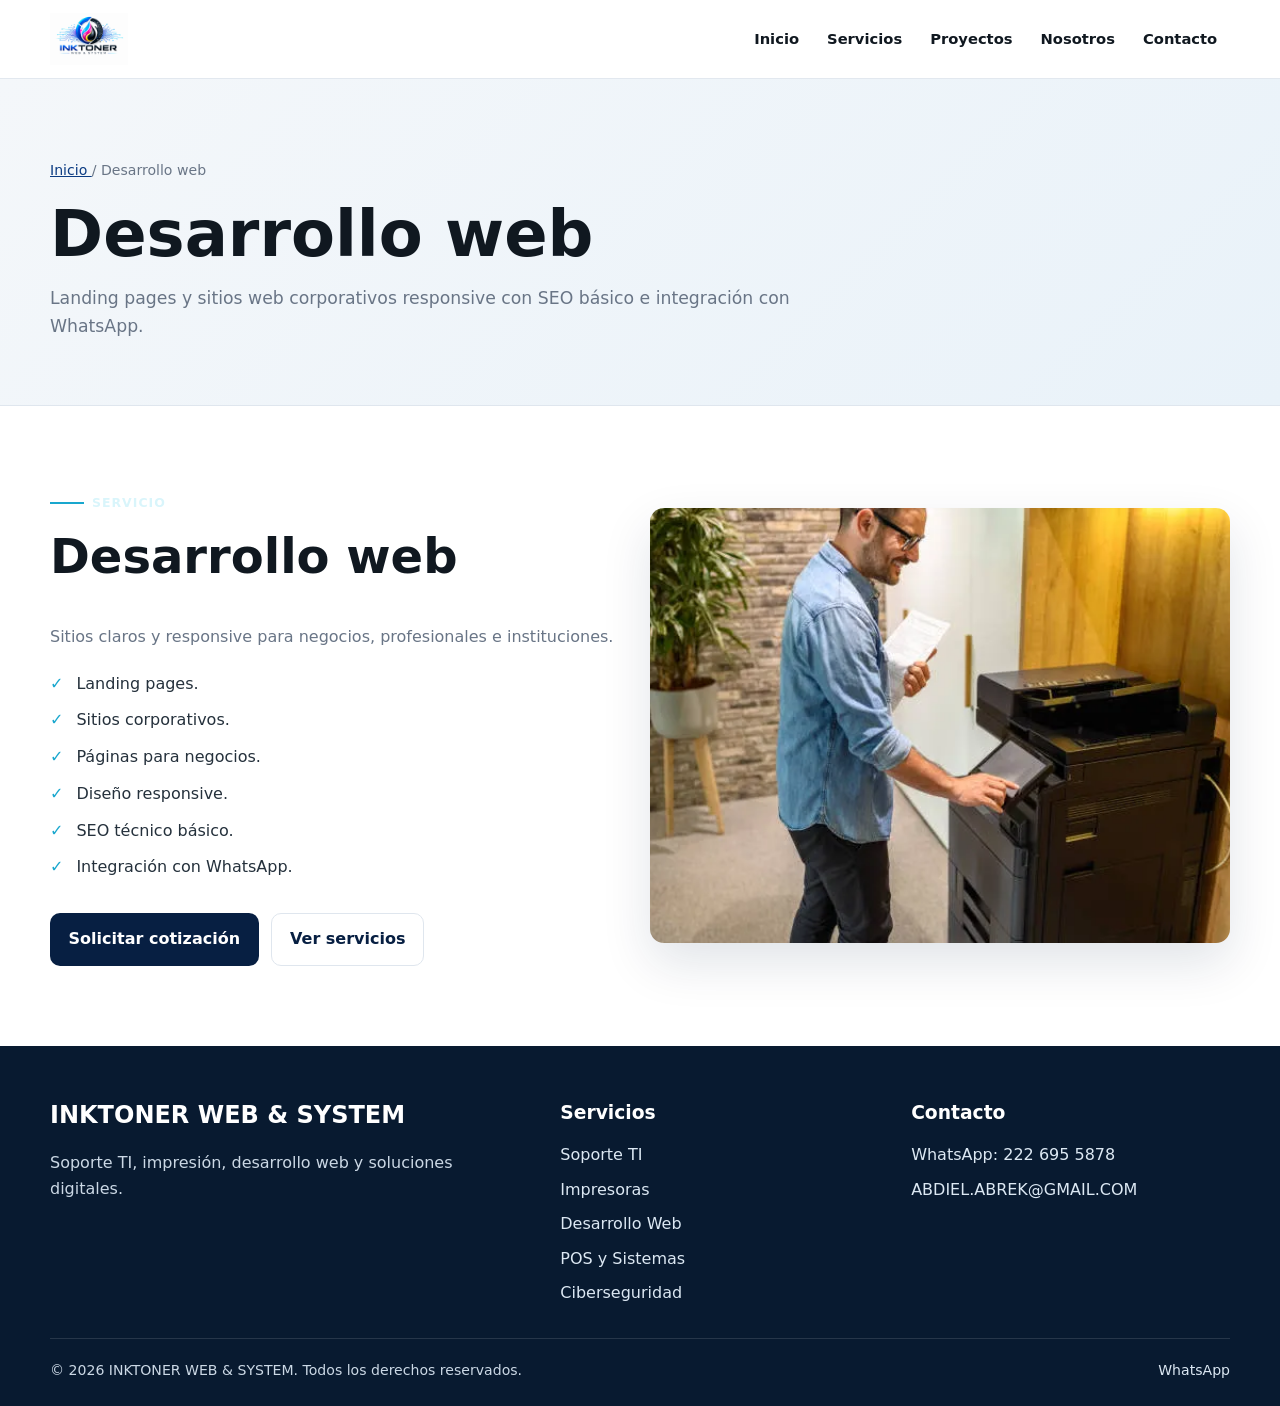
<file: desarrollo-web.html>
<!doctype html>
<html lang="es-MX">
 <head>
  <meta charset="utf-8"/>
  <meta content="width=device-width, initial-scale=1" name="viewport"/>
  <link href="assets/css/styles.css" rel="stylesheet"/>
  <script defer="" src="assets/js/config.js">
  </script>
  <script defer="" src="assets/js/main.js">
  </script>
  <title>
   Desarrollo web en Puebla | INKTONER WEB &amp; SYSTEM
  </title>
  <meta content="Desarrollo de p&aacute;ginas web corporativas y landing pages responsive, optimizadas para SEO, rendimiento, seguridad y contacto por WhatsApp." name="description"/>
  <meta content="index,follow,max-image-preview:large,max-snippet:-1,max-video-preview:-1" name="robots"/>
  <meta content="strict-origin-when-cross-origin" name="referrer"/>
  <meta content="#071f42" name="theme-color"/>
  <link href="https://abdielabrek69.github.io/INKTONER/desarrollo-web.html" rel="canonical"/>
  <meta content="website" property="og:type"/>
  <meta content="es_MX" property="og:locale"/>
  <meta content="INKTONER WEB &amp; SYSTEM" property="og:site_name"/>
  <meta content="Desarrollo web en Puebla | INKTONER WEB &amp; SYSTEM" property="og:title"/>
  <meta content="Desarrollo de p&aacute;ginas web corporativas y landing pages responsive, optimizadas para SEO, rendimiento, seguridad y contacto por WhatsApp." property="og:description"/>
  <meta content="https://abdielabrek69.github.io/INKTONER/desarrollo-web.html" property="og:url"/>
  <meta content="https://abdielabrek69.github.io/INKTONER/assets/img/PRINTER.webp" property="og:image"/>
  <meta content="Servicios tecnol&oacute;gicos de INKTONER WEB &amp; SYSTEM" property="og:image:alt"/>
  <meta content="summary_large_image" name="twitter:card"/>
  <meta content="Desarrollo web en Puebla | INKTONER WEB &amp; SYSTEM" name="twitter:title"/>
  <meta content="Desarrollo de p&aacute;ginas web corporativas y landing pages responsive, optimizadas para SEO, rendimiento, seguridad y contacto por WhatsApp." name="twitter:description"/>
  <meta content="default-src 'self'; base-uri 'self'; object-src 'none'; script-src 'self'; style-src 'self'; img-src 'self' data:; font-src 'self'; connect-src 'self'; form-action 'self'; frame-ancestors 'none'; upgrade-insecure-requests" http-equiv="Content-Security-Policy"/>
  <script type="application/ld+json">
   {"@context":"https://schema.org","@type":"BreadcrumbList","itemListElement":[{"@type":"ListItem","position":1,"name":"Inicio","item":"https://abdielabrek69.github.io/INKTONER/"},{"@type":"ListItem","position":2,"name":"Desarrollo web en Puebla","item":"https://abdielabrek69.github.io/INKTONER/desarrollo-web.html"}]}
  </script>
  <script type="application/ld+json">
   {"@context":"https://schema.org","@type":"Service","name":"Desarrollo web en Puebla","provider":{"@type":"ProfessionalService","name":"INKTONER WEB & SYSTEM","url":"https://abdielabrek69.github.io/INKTONER/"},"areaServed":{"@type":"City","name":"Puebla"},"url":"https://abdielabrek69.github.io/INKTONER/desarrollo-web.html"}
  </script>
 </head>
 <body>
  <a class="skip-link" href="#main-content">
   Saltar al contenido
  </a>
  <header class="site-header">
   <div class="container header-inner">
    <a aria-label="INKTONER WEB &amp; SYSTEM, inicio" class="brand" href="index.html">
     <img alt="Logo oficial de INKTONER WEB &amp; SYSTEM" class="site-logo" decoding="async" height="70" src="assets/img/INKTONER.png" width="210"/>
    </a>
    <button aria-controls="main-navigation" aria-expanded="false" aria-label="Abrir men&uacute;" class="menu-toggle" data-menu-toggle="" type="button">
     <span>
     </span>
     <span>
     </span>
     <span>
     </span>
    </button>
    <nav aria-label="Navegaci&oacute;n principal" class="main-nav" id="main-navigation">
     <ul class="nav-list">
      <li>
       <a class="nav-link" data-nav-link="" href="index.html">
        Inicio
       </a>
      </li>
      <li class="has-dropdown">
       <button aria-controls="services-menu" aria-expanded="false" class="nav-trigger" data-dropdown-toggle="" type="button">
        Servicios
       </button>
       <ul class="dropdown-menu" id="services-menu">
        <li>
         <a data-nav-link="" href="soporte-ti.html">
          Soporte TI
         </a>
        </li>
        <li>
         <a data-nav-link="" href="impresoras.html">
          Impresoras
         </a>
        </li>
        <li>
         <a data-nav-link="" href="desarrollo-web.html">
          Desarrollo Web
         </a>
        </li>
        <li>
         <a data-nav-link="" href="pos.html">
          POS y Sistemas
         </a>
        </li>
        <li>
         <a data-nav-link="" href="ciberseguridad.html">
          Ciberseguridad
         </a>
        </li>
       </ul>
      </li>
      <li>
       <a class="nav-link" data-nav-link="" href="proyectos.html">
        Proyectos
       </a>
      </li>
      <li>
       <a class="nav-link" data-nav-link="" href="nosotros.html">
        Nosotros
       </a>
      </li>
      <li>
       <a class="nav-link" data-nav-link="" href="contacto.html">
        Contacto
       </a>
      </li>
     </ul>
    </nav>
   </div>
  </header>
  <main id="main-content">
   <section class="page-hero">
    <div class="container">
     <div class="breadcrumbs">
      <a href="index.html">
       Inicio
      </a>
      <span aria-hidden="true">
       /
      </span>
      Desarrollo web
     </div>
     <h1>
      Desarrollo web
     </h1>
     <p>
      Landing pages y sitios web corporativos responsive con SEO b&aacute;sico e integraci&oacute;n con WhatsApp.
     </p>
    </div>
   </section>
   <section class="section">
    <div class="container grid two-col">
     <div class="detail-copy">
      <span class="eyebrow">
       Servicio
      </span>
      <h2>
       Desarrollo web
      </h2>
      <p>
       Sitios claros y responsive para negocios, profesionales e instituciones.
      </p>
      <ul class="check-list">
       <li>
        Landing pages.
       </li>
       <li>
        Sitios corporativos.
       </li>
       <li>
        P&aacute;ginas para negocios.
       </li>
       <li>
        Dise&ntilde;o responsive.
       </li>
       <li>
        SEO t&eacute;cnico b&aacute;sico.
       </li>
       <li>
        Integraci&oacute;n con WhatsApp.
       </li>
      </ul>
      <div class="hero-actions">
       <a class="btn btn-dark" href="contacto.html">
        Solicitar cotizaci&oacute;n
       </a>
       <a class="btn btn-light" href="servicios.html">
        Ver servicios
       </a>
      </div>
     </div>
     <div class="detail-image">
      <img alt="Computadora port&aacute;til mostrando un sitio web limpio" decoding="async" height="900" loading="lazy" src="assets/img/PRINTER.webp" width="1200"/>
     </div>
    </div>
   </section>
  </main>
  <footer class="site-footer">
   <div class="container">
    <div class="footer-grid">
     <!-- EMPRESA -->
     <div>
      <h2>
       INKTONER WEB &amp; SYSTEM
      </h2>
      <p>
       Soporte TI, impresi&oacute;n, desarrollo web y soluciones digitales.
      </p>
     </div>
     <!-- SERVICIOS -->
     <div>
      <h3>
       Servicios
      </h3>
      <ul class="footer-nav">
       <li>
        <a href="soporte-ti.html">
         Soporte TI
        </a>
       </li>
       <li>
        <a href="impresoras.html">
         Impresoras
        </a>
       </li>
       <li>
        <a href="desarrollo-web.html">
         Desarrollo Web
        </a>
       </li>
       <li>
        <a href="pos.html">
         POS y Sistemas
        </a>
       </li>
       <li>
        <a href="ciberseguridad.html">
         Ciberseguridad
        </a>
       </li>
      </ul>
     </div>
     <!-- CONTACTO -->
     <div>
      <h3>
       Contacto
      </h3>
      <ul class="footer-nav">
       <li>
        <a href="https://wa.me/522226955878" rel="noopener noreferrer" target="_blank">
         WhatsApp: 222 695 5878
        </a>
       </li>
       <li>
        <a href="mailto:ABDIEL.ABREK@GMAIL.COM">
         ABDIEL.ABREK@GMAIL.COM
        </a>
       </li>
      </ul>
     </div>
    </div>
    <div class="footer-bottom">
     <span>
      &copy;
      <span data-year="">
      </span>
      INKTONER WEB &amp; SYSTEM. Todos los derechos reservados.
     </span>
     <a class="footer-whatsapp" href="https://wa.me/522226955878?text=Hola%2C%20quiero%20solicitar%20informaci%C3%B3n%20sobre%20los%20servicios%20de%20INKTONER%20WEB%20%26%20SYSTEM." rel="noopener noreferrer" target="_blank">
      WhatsApp
     </a>
    </div>
   </div>
  </footer>
 </body>
</html>
</file>
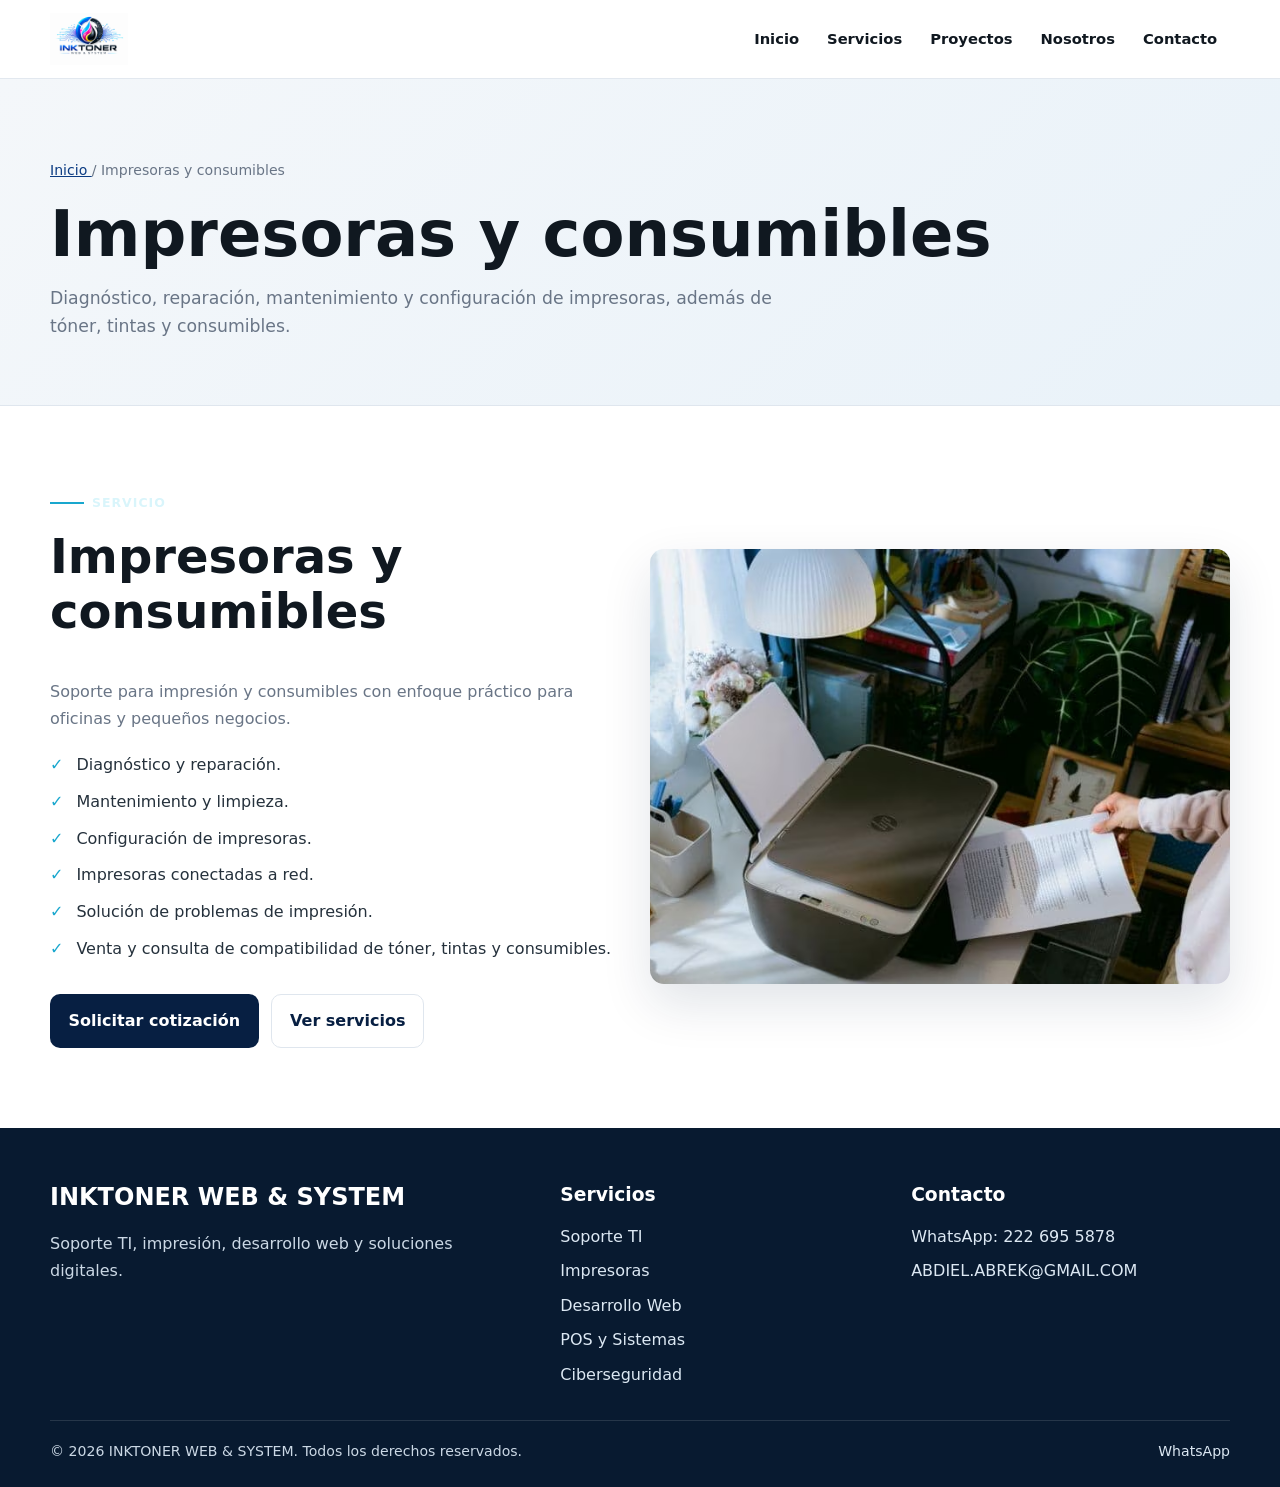
<file: impresoras.html>
<!doctype html>
<html lang="es-MX">
 <head>
  <meta charset="utf-8"/>
  <meta content="width=device-width, initial-scale=1" name="viewport"/>
  <link href="assets/css/styles.css" rel="stylesheet"/>
  <script defer="" src="assets/js/config.js">
  </script>
  <script defer="" src="assets/js/main.js">
  </script>
  <title>
   Reparaci&oacute;n de impresoras en Puebla | INKTONER WEB &amp; SYSTEM
  </title>
  <meta content="Reparaci&oacute;n y mantenimiento de impresoras en Puebla, configuraci&oacute;n, diagn&oacute;stico de fallas, t&oacute;ner, tintas y consumibles." name="description"/>
  <meta content="index,follow,max-image-preview:large,max-snippet:-1,max-video-preview:-1" name="robots"/>
  <meta content="strict-origin-when-cross-origin" name="referrer"/>
  <meta content="#071f42" name="theme-color"/>
  <link href="https://abdielabrek69.github.io/INKTONER/impresoras.html" rel="canonical"/>
  <meta content="website" property="og:type"/>
  <meta content="es_MX" property="og:locale"/>
  <meta content="INKTONER WEB &amp; SYSTEM" property="og:site_name"/>
  <meta content="Reparaci&oacute;n de impresoras en Puebla | INKTONER WEB &amp; SYSTEM" property="og:title"/>
  <meta content="Reparaci&oacute;n y mantenimiento de impresoras en Puebla, configuraci&oacute;n, diagn&oacute;stico de fallas, t&oacute;ner, tintas y consumibles." property="og:description"/>
  <meta content="https://abdielabrek69.github.io/INKTONER/impresoras.html" property="og:url"/>
  <meta content="https://abdielabrek69.github.io/INKTONER/assets/img/PRINTER.webp" property="og:image"/>
  <meta content="Servicios tecnol&oacute;gicos de INKTONER WEB &amp; SYSTEM" property="og:image:alt"/>
  <meta content="summary_large_image" name="twitter:card"/>
  <meta content="Reparaci&oacute;n de impresoras en Puebla | INKTONER WEB &amp; SYSTEM" name="twitter:title"/>
  <meta content="Reparaci&oacute;n y mantenimiento de impresoras en Puebla, configuraci&oacute;n, diagn&oacute;stico de fallas, t&oacute;ner, tintas y consumibles." name="twitter:description"/>
  <meta content="default-src 'self'; base-uri 'self'; object-src 'none'; script-src 'self'; style-src 'self'; img-src 'self' data:; font-src 'self'; connect-src 'self'; form-action 'self'; frame-ancestors 'none'; upgrade-insecure-requests" http-equiv="Content-Security-Policy"/>
  <script type="application/ld+json">
   {"@context":"https://schema.org","@type":"BreadcrumbList","itemListElement":[{"@type":"ListItem","position":1,"name":"Inicio","item":"https://abdielabrek69.github.io/INKTONER/"},{"@type":"ListItem","position":2,"name":"Reparación de impresoras en Puebla","item":"https://abdielabrek69.github.io/INKTONER/impresoras.html"}]}
  </script>
  <script type="application/ld+json">
   {"@context":"https://schema.org","@type":"Service","name":"Reparación de impresoras en Puebla","provider":{"@type":"ProfessionalService","name":"INKTONER WEB & SYSTEM","url":"https://abdielabrek69.github.io/INKTONER/"},"areaServed":{"@type":"City","name":"Puebla"},"url":"https://abdielabrek69.github.io/INKTONER/impresoras.html"}
  </script>
 </head>
 <body>
  <a class="skip-link" href="#main-content">
   Saltar al contenido
  </a>
  <header class="site-header">
   <div class="container header-inner">
    <a aria-label="INKTONER WEB &amp; SYSTEM, inicio" class="brand" href="index.html">
     <img alt="Logo oficial de INKTONER WEB &amp; SYSTEM" class="site-logo" decoding="async" height="70" src="assets/img/INKTONER.png" width="210"/>
    </a>
    <button aria-controls="main-navigation" aria-expanded="false" aria-label="Abrir men&uacute;" class="menu-toggle" data-menu-toggle="" type="button">
     <span>
     </span>
     <span>
     </span>
     <span>
     </span>
    </button>
    <nav aria-label="Navegaci&oacute;n principal" class="main-nav" id="main-navigation">
     <ul class="nav-list">
      <li>
       <a class="nav-link" data-nav-link="" href="index.html">
        Inicio
       </a>
      </li>
      <li class="has-dropdown">
       <button aria-controls="services-menu" aria-expanded="false" class="nav-trigger" data-dropdown-toggle="" type="button">
        Servicios
       </button>
       <ul class="dropdown-menu" id="services-menu">
        <li>
         <a data-nav-link="" href="soporte-ti.html">
          Soporte TI
         </a>
        </li>
        <li>
         <a data-nav-link="" href="impresoras.html">
          Impresoras
         </a>
        </li>
        <li>
         <a data-nav-link="" href="desarrollo-web.html">
          Desarrollo Web
         </a>
        </li>
        <li>
         <a data-nav-link="" href="pos.html">
          POS y Sistemas
         </a>
        </li>
        <li>
         <a data-nav-link="" href="ciberseguridad.html">
          Ciberseguridad
         </a>
        </li>
       </ul>
      </li>
      <li>
       <a class="nav-link" data-nav-link="" href="proyectos.html">
        Proyectos
       </a>
      </li>
      <li>
       <a class="nav-link" data-nav-link="" href="nosotros.html">
        Nosotros
       </a>
      </li>
      <li>
       <a class="nav-link" data-nav-link="" href="contacto.html">
        Contacto
       </a>
      </li>
     </ul>
    </nav>
   </div>
  </header>
  <main id="main-content">
   <section class="page-hero">
    <div class="container">
     <div class="breadcrumbs">
      <a href="index.html">
       Inicio
      </a>
      <span aria-hidden="true">
       /
      </span>
      Impresoras y consumibles
     </div>
     <h1>
      Impresoras y consumibles
     </h1>
     <p>
      Diagn&oacute;stico, reparaci&oacute;n, mantenimiento y configuraci&oacute;n de impresoras, adem&aacute;s de t&oacute;ner, tintas y consumibles.
     </p>
    </div>
   </section>
   <section class="section">
    <div class="container grid two-col">
     <div class="detail-copy">
      <span class="eyebrow">
       Servicio
      </span>
      <h2>
       Impresoras y consumibles
      </h2>
      <p>
       Soporte para impresi&oacute;n y consumibles con enfoque pr&aacute;ctico para oficinas y peque&ntilde;os negocios.
      </p>
      <ul class="check-list">
       <li>
        Diagn&oacute;stico y reparaci&oacute;n.
       </li>
       <li>
        Mantenimiento y limpieza.
       </li>
       <li>
        Configuraci&oacute;n de impresoras.
       </li>
       <li>
        Impresoras conectadas a red.
       </li>
       <li>
        Soluci&oacute;n de problemas de impresi&oacute;n.
       </li>
       <li>
        Venta y consulta de compatibilidad de t&oacute;ner, tintas y consumibles.
       </li>
      </ul>
      <div class="hero-actions">
       <a class="btn btn-dark" href="contacto.html">
        Solicitar cotizaci&oacute;n
       </a>
       <a class="btn btn-light" href="servicios.html">
        Ver servicios
       </a>
      </div>
     </div>
     <div class="detail-image">
      <img alt="Impresora multifuncional para oficina" decoding="async" height="900" loading="lazy" src="assets/img/PRINTHP.avif" width="1200"/>
     </div>
    </div>
   </section>
  </main>
  <footer class="site-footer">
   <div class="container">
    <div class="footer-grid">
     <!-- EMPRESA -->
     <div>
      <h2>
       INKTONER WEB &amp; SYSTEM
      </h2>
      <p>
       Soporte TI, impresi&oacute;n, desarrollo web y soluciones digitales.
      </p>
     </div>
     <!-- SERVICIOS -->
     <div>
      <h3>
       Servicios
      </h3>
      <ul class="footer-nav">
       <li>
        <a href="soporte-ti.html">
         Soporte TI
        </a>
       </li>
       <li>
        <a href="impresoras.html">
         Impresoras
        </a>
       </li>
       <li>
        <a href="desarrollo-web.html">
         Desarrollo Web
        </a>
       </li>
       <li>
        <a href="pos.html">
         POS y Sistemas
        </a>
       </li>
       <li>
        <a href="ciberseguridad.html">
         Ciberseguridad
        </a>
       </li>
      </ul>
     </div>
     <!-- CONTACTO -->
     <div>
      <h3>
       Contacto
      </h3>
      <ul class="footer-nav">
       <li>
        <a href="https://wa.me/522226955878" rel="noopener noreferrer" target="_blank">
         WhatsApp: 222 695 5878
        </a>
       </li>
       <li>
        <a href="mailto:ABDIEL.ABREK@GMAIL.COM">
         ABDIEL.ABREK@GMAIL.COM
        </a>
       </li>
      </ul>
     </div>
    </div>
    <div class="footer-bottom">
     <span>
      &copy;
      <span data-year="">
      </span>
      INKTONER WEB &amp; SYSTEM. Todos los derechos reservados.
     </span>
     <a class="footer-whatsapp" href="https://wa.me/522226955878?text=Hola%2C%20quiero%20solicitar%20informaci%C3%B3n%20sobre%20los%20servicios%20de%20INKTONER%20WEB%20%26%20SYSTEM." rel="noopener noreferrer" target="_blank">
      WhatsApp
     </a>
    </div>
   </div>
  </footer>
 </body>
</html>
</file>
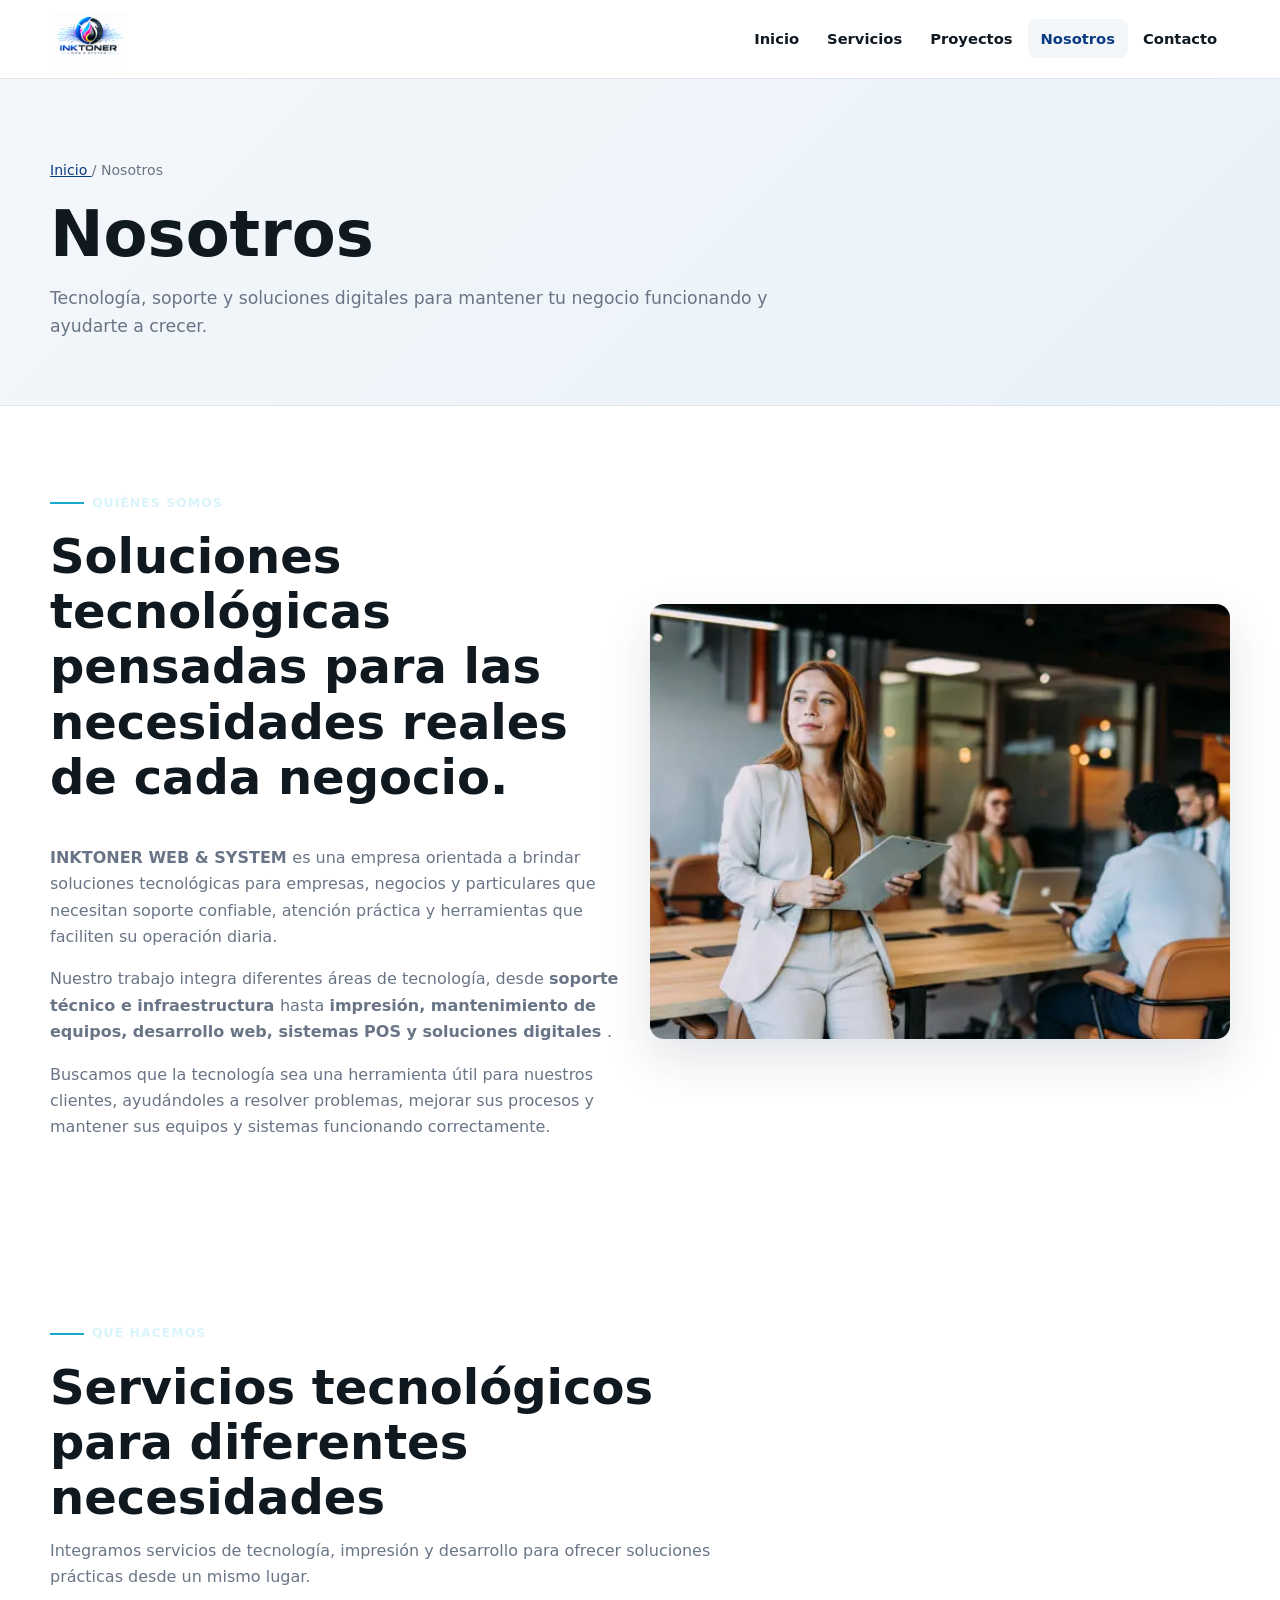
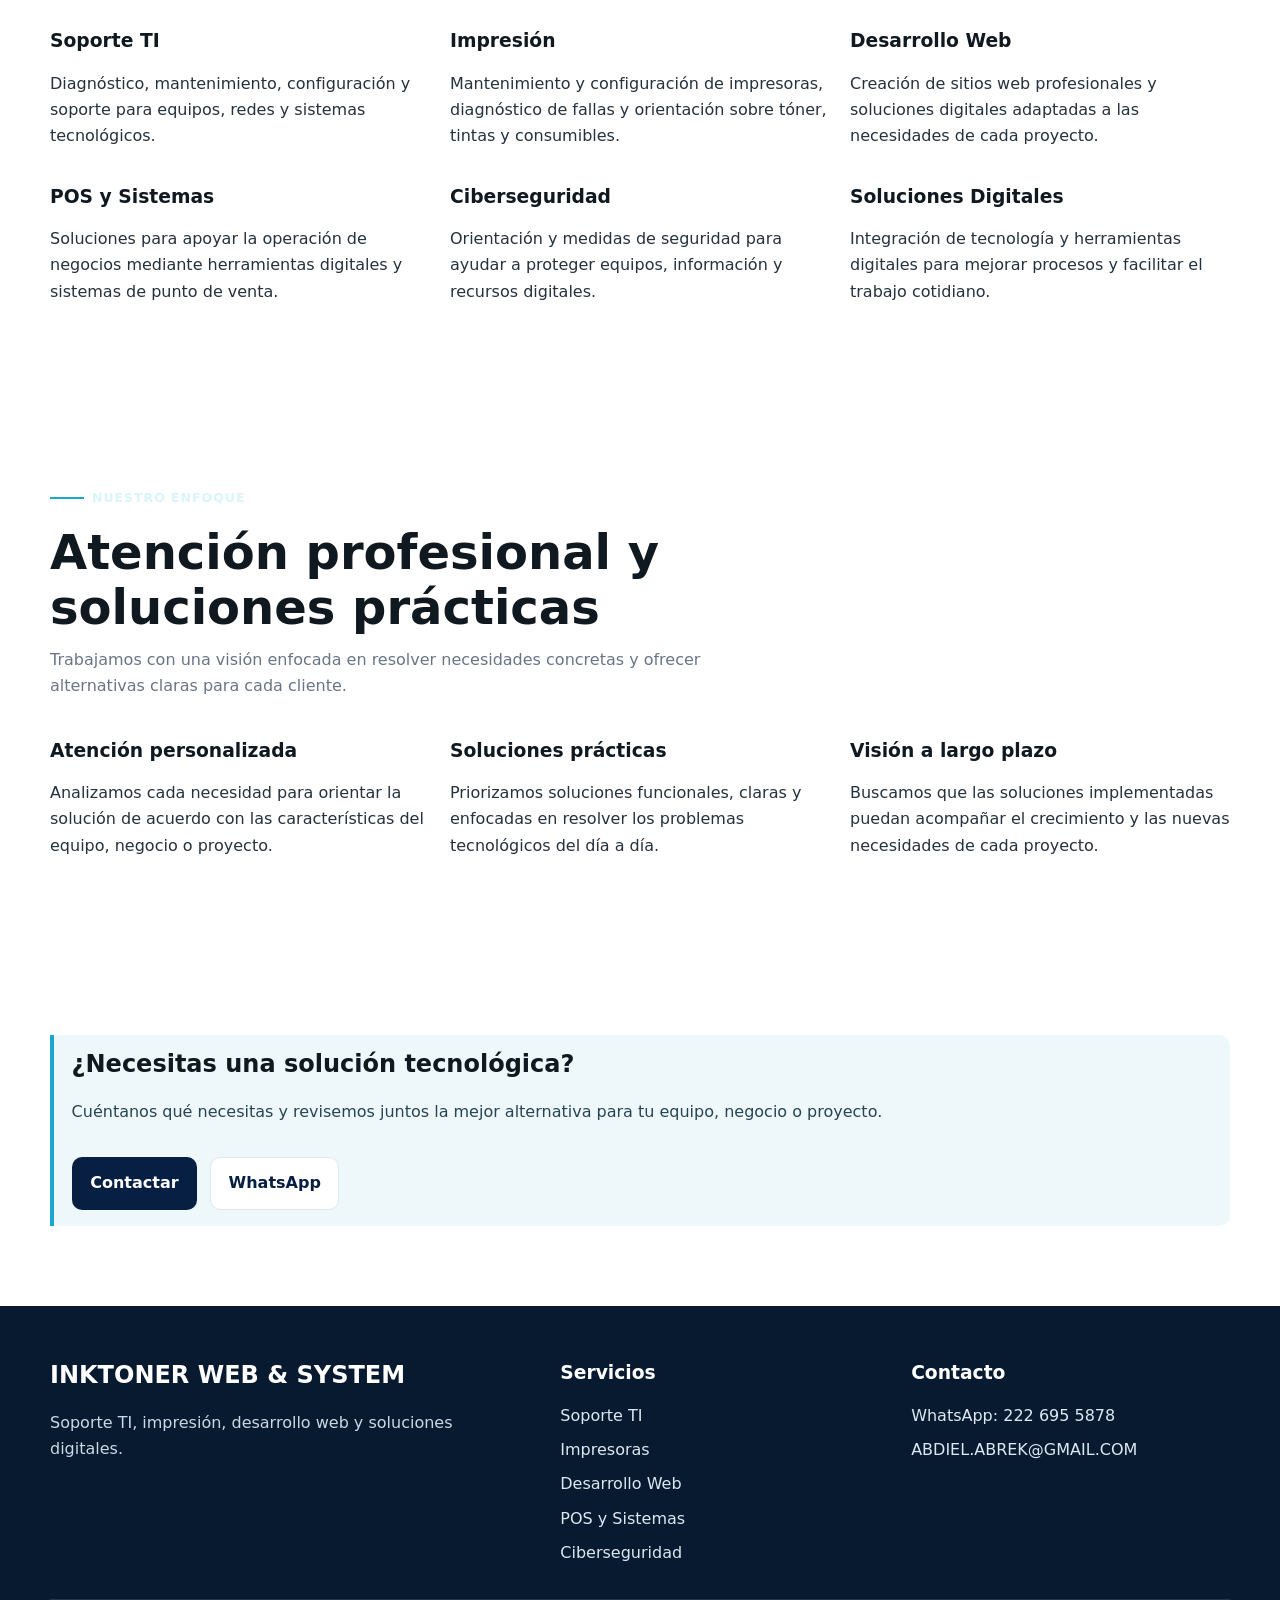
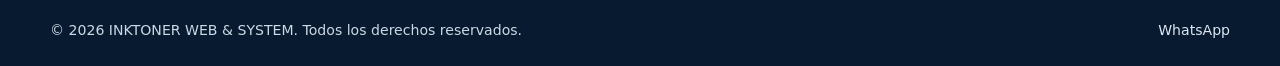
<file: nosotros.html>
<!doctype html>
<html lang="es-MX">
 <head>
  <meta charset="utf-8"/>
  <meta content="width=device-width, initial-scale=1" name="viewport"/>
  <link href="assets/css/styles.css" rel="stylesheet"/>
  <script defer="" src="assets/js/config.js">
  </script>
  <script defer="" src="assets/js/main.js">
  </script>
  <title>
   Nosotros | INKTONER WEB &amp; SYSTEM
  </title>
  <meta content="Conoce INKTONER WEB &amp; SYSTEM: soporte TI, impresoras, desarrollo web, sistemas POS, ciberseguridad y soluciones digitales en Puebla." name="description"/>
  <meta content="index,follow,max-image-preview:large,max-snippet:-1,max-video-preview:-1" name="robots"/>
  <meta content="strict-origin-when-cross-origin" name="referrer"/>
  <meta content="#071f42" name="theme-color"/>
  <link href="https://abdielabrek69.github.io/INKTONER/nosotros.html" rel="canonical"/>
  <meta content="website" property="og:type"/>
  <meta content="es_MX" property="og:locale"/>
  <meta content="INKTONER WEB &amp; SYSTEM" property="og:site_name"/>
  <meta content="Nosotros | INKTONER WEB &amp; SYSTEM" property="og:title"/>
  <meta content="Conoce INKTONER WEB &amp; SYSTEM: soporte TI, impresoras, desarrollo web, sistemas POS, ciberseguridad y soluciones digitales en Puebla." property="og:description"/>
  <meta content="https://abdielabrek69.github.io/INKTONER/nosotros.html" property="og:url"/>
  <meta content="https://abdielabrek69.github.io/INKTONER/assets/img/PRINTER.webp" property="og:image"/>
  <meta content="Servicios tecnol&oacute;gicos de INKTONER WEB &amp; SYSTEM" property="og:image:alt"/>
  <meta content="summary_large_image" name="twitter:card"/>
  <meta content="Nosotros | INKTONER WEB &amp; SYSTEM" name="twitter:title"/>
  <meta content="Conoce INKTONER WEB &amp; SYSTEM: soporte TI, impresoras, desarrollo web, sistemas POS, ciberseguridad y soluciones digitales en Puebla." name="twitter:description"/>
  <meta content="default-src 'self'; base-uri 'self'; object-src 'none'; script-src 'self'; style-src 'self'; img-src 'self' data:; font-src 'self'; connect-src 'self'; form-action 'self'; frame-ancestors 'none'; upgrade-insecure-requests" http-equiv="Content-Security-Policy"/>
  <script type="application/ld+json">
   {"@context":"https://schema.org","@type":"BreadcrumbList","itemListElement":[{"@type":"ListItem","position":1,"name":"Inicio","item":"https://abdielabrek69.github.io/INKTONER/"},{"@type":"ListItem","position":2,"name":"Nosotros","item":"https://abdielabrek69.github.io/INKTONER/nosotros.html"}]}
  </script>
  <script type="application/ld+json">
   {"@context":"https://schema.org","@type":"AboutPage","name":"Nosotros | INKTONER WEB & SYSTEM","url":"https://abdielabrek69.github.io/INKTONER/nosotros.html"}
  </script>
 </head>
 <body>
  <a class="skip-link" href="#main-content">
   Saltar al contenido
  </a>
  <header class="site-header">
   <div class="container header-inner">
    <a aria-label="INKTONER WEB &amp; SYSTEM, inicio" class="brand" href="index.html">
     <img alt="Logo oficial de INKTONER WEB &amp; SYSTEM" class="site-logo" decoding="async" height="70" src="assets/img/INKTONER.png" width="210"/>
    </a>
    <button aria-controls="main-navigation" aria-expanded="false" aria-label="Abrir men&uacute;" class="menu-toggle" data-menu-toggle="" type="button">
     <span>
     </span>
     <span>
     </span>
     <span>
     </span>
    </button>
    <nav aria-label="Navegaci&oacute;n principal" class="main-nav" id="main-navigation">
     <ul class="nav-list">
      <li>
       <a class="nav-link" data-nav-link="" href="index.html">
        Inicio
       </a>
      </li>
      <li class="has-dropdown">
       <button aria-controls="services-menu" aria-expanded="false" class="nav-trigger" data-dropdown-toggle="" type="button">
        Servicios
       </button>
       <ul class="dropdown-menu" id="services-menu">
        <li>
         <a data-nav-link="" href="soporte-ti.html">
          Soporte TI
         </a>
        </li>
        <li>
         <a data-nav-link="" href="impresoras.html">
          Impresoras
         </a>
        </li>
        <li>
         <a data-nav-link="" href="desarrollo-web.html">
          Desarrollo Web
         </a>
        </li>
        <li>
         <a data-nav-link="" href="pos.html">
          POS y Sistemas
         </a>
        </li>
        <li>
         <a data-nav-link="" href="ciberseguridad.html">
          Ciberseguridad
         </a>
        </li>
       </ul>
      </li>
      <li>
       <a class="nav-link" data-nav-link="" href="proyectos.html">
        Proyectos
       </a>
      </li>
      <li>
       <a class="nav-link" data-nav-link="" href="nosotros.html">
        Nosotros
       </a>
      </li>
      <li>
       <a class="nav-link" data-nav-link="" href="contacto.html">
        Contacto
       </a>
      </li>
     </ul>
    </nav>
   </div>
  </header>
  <main id="main-content">
   <!-- HERO -->
   <section class="page-hero">
    <div class="container">
     <div class="breadcrumbs">
      <a href="index.html">
       Inicio
      </a>
      <span aria-hidden="true">
       /
      </span>
      Nosotros
     </div>
     <h1>
      Nosotros
     </h1>
     <p>
      Tecnolog&iacute;a, soporte y soluciones digitales para mantener
        tu negocio funcionando y ayudarte a crecer.
     </p>
    </div>
   </section>
   <!-- QUIÉNES SOMOS -->
   <section class="section">
    <div class="container grid two-col">
     <div class="detail-copy">
      <span class="eyebrow">
       Qui&eacute;nes somos
      </span>
      <h2>
       Soluciones tecnol&oacute;gicas pensadas para las necesidades reales de cada negocio.
      </h2>
      <p>
       <strong>
        INKTONER WEB &amp; SYSTEM
       </strong>
       es una empresa orientada
          a brindar soluciones tecnol&oacute;gicas para empresas, negocios y
          particulares que necesitan soporte confiable, atenci&oacute;n pr&aacute;ctica
          y herramientas que faciliten su operaci&oacute;n diaria.
      </p>
      <p>
       Nuestro trabajo integra diferentes &aacute;reas de tecnolog&iacute;a, desde
       <strong>
        soporte t&eacute;cnico e infraestructura
       </strong>
       hasta
       <strong>
        impresi&oacute;n, mantenimiento de equipos, desarrollo web,
          sistemas POS y soluciones digitales
       </strong>
       .
      </p>
      <p>
       Buscamos que la tecnolog&iacute;a sea una herramienta &uacute;til para nuestros
          clientes, ayud&aacute;ndoles a resolver problemas, mejorar sus procesos
          y mantener sus equipos y sistemas funcionando correctamente.
      </p>
     </div>
     <div class="detail-image">
      <img alt="Soluciones tecnol&oacute;gicas y servicios de INKTONER WEB &amp; SYSTEM" decoding="async" height="900" loading="lazy" src="assets/img/NOSOTROS.webp" width="1200"/>
     </div>
    </div>
   </section>
   <!-- QUÉ HACEMOS -->
   <section class="section section-alt">
    <div class="container">
     <div class="section-heading">
      <span class="eyebrow">
       Qu&eacute; hacemos
      </span>
      <h2>
       Servicios tecnol&oacute;gicos para diferentes necesidades
      </h2>
      <p>
       Integramos servicios de tecnolog&iacute;a, impresi&oacute;n y desarrollo para
          ofrecer soluciones pr&aacute;cticas desde un mismo lugar.
      </p>
     </div>
     <div class="grid three-col">
      <article class="card">
       <h3>
        Soporte TI
       </h3>
       <p>
        Diagn&oacute;stico, mantenimiento, configuraci&oacute;n y soporte para
            equipos, redes y sistemas tecnol&oacute;gicos.
       </p>
      </article>
      <article class="card">
       <h3>
        Impresi&oacute;n
       </h3>
       <p>
        Mantenimiento y configuraci&oacute;n de impresoras, diagn&oacute;stico de
            fallas y orientaci&oacute;n sobre t&oacute;ner, tintas y consumibles.
       </p>
      </article>
      <article class="card">
       <h3>
        Desarrollo Web
       </h3>
       <p>
        Creaci&oacute;n de sitios web profesionales y soluciones digitales
            adaptadas a las necesidades de cada proyecto.
       </p>
      </article>
      <article class="card">
       <h3>
        POS y Sistemas
       </h3>
       <p>
        Soluciones para apoyar la operaci&oacute;n de negocios mediante
            herramientas digitales y sistemas de punto de venta.
       </p>
      </article>
      <article class="card">
       <h3>
        Ciberseguridad
       </h3>
       <p>
        Orientaci&oacute;n y medidas de seguridad para ayudar a proteger
            equipos, informaci&oacute;n y recursos digitales.
       </p>
      </article>
      <article class="card">
       <h3>
        Soluciones Digitales
       </h3>
       <p>
        Integraci&oacute;n de tecnolog&iacute;a y herramientas digitales para
            mejorar procesos y facilitar el trabajo cotidiano.
       </p>
      </article>
     </div>
    </div>
   </section>
   <!-- ENFOQUE -->
   <section class="section">
    <div class="container">
     <div class="section-heading">
      <span class="eyebrow">
       Nuestro enfoque
      </span>
      <h2>
       Atenci&oacute;n profesional y soluciones pr&aacute;cticas
      </h2>
      <p>
       Trabajamos con una visi&oacute;n enfocada en resolver necesidades
          concretas y ofrecer alternativas claras para cada cliente.
      </p>
     </div>
     <div class="grid three-col">
      <article class="card">
       <h3>
        Atenci&oacute;n personalizada
       </h3>
       <p>
        Analizamos cada necesidad para orientar la soluci&oacute;n de acuerdo
            con las caracter&iacute;sticas del equipo, negocio o proyecto.
       </p>
      </article>
      <article class="card">
       <h3>
        Soluciones pr&aacute;cticas
       </h3>
       <p>
        Priorizamos soluciones funcionales, claras y enfocadas en
            resolver los problemas tecnol&oacute;gicos del d&iacute;a a d&iacute;a.
       </p>
      </article>
      <article class="card">
       <h3>
        Visi&oacute;n a largo plazo
       </h3>
       <p>
        Buscamos que las soluciones implementadas puedan acompa&ntilde;ar
            el crecimiento y las nuevas necesidades de cada proyecto.
       </p>
      </article>
     </div>
    </div>
   </section>
   <!-- CTA -->
   <section class="section">
    <div class="container">
     <div class="notice">
      <h2>
       &iquest;Necesitas una soluci&oacute;n tecnol&oacute;gica?
      </h2>
      <p>
       Cu&eacute;ntanos qu&eacute; necesitas y revisemos juntos la mejor alternativa
          para tu equipo, negocio o proyecto.
      </p>
      <div class="hero-actions">
       <a class="btn btn-dark" href="contacto.html">
        Contactar
       </a>
       <a class="btn btn-light" href="https://wa.me/522226955878?text=Hola%2C%20quiero%20informaci%C3%B3n%20sobre%20los%20servicios%20de%20INKTONER%20WEB%20%26%20SYSTEM." rel="noopener noreferrer" target="_blank">
        WhatsApp
       </a>
      </div>
     </div>
    </div>
   </section>
  </main>
  <!-- FOOTER -->
  <footer class="site-footer">
   <div class="container">
    <div class="footer-grid">
     <!-- EMPRESA -->
     <div>
      <h2>
       INKTONER WEB &amp; SYSTEM
      </h2>
      <p>
       Soporte TI, impresi&oacute;n, desarrollo web y soluciones digitales.
      </p>
     </div>
     <!-- SERVICIOS -->
     <div>
      <h3>
       Servicios
      </h3>
      <ul class="footer-nav">
       <li>
        <a href="soporte-ti.html">
         Soporte TI
        </a>
       </li>
       <li>
        <a href="impresoras.html">
         Impresoras
        </a>
       </li>
       <li>
        <a href="desarrollo-web.html">
         Desarrollo Web
        </a>
       </li>
       <li>
        <a href="pos.html">
         POS y Sistemas
        </a>
       </li>
       <li>
        <a href="ciberseguridad.html">
         Ciberseguridad
        </a>
       </li>
      </ul>
     </div>
     <!-- CONTACTO -->
     <div>
      <h3>
       Contacto
      </h3>
      <ul class="footer-nav">
       <li>
        <a href="https://wa.me/522226955878" rel="noopener noreferrer" target="_blank">
         WhatsApp: 222 695 5878
        </a>
       </li>
       <li>
        <a href="mailto:ABDIEL.ABREK@GMAIL.COM">
         ABDIEL.ABREK@GMAIL.COM
        </a>
       </li>
      </ul>
     </div>
    </div>
    <!-- COPYRIGHT -->
    <div class="footer-bottom">
     <span>
      &copy;
      <span data-year="">
      </span>
      INKTONER WEB &amp; SYSTEM.
        Todos los derechos reservados.
     </span>
     <a class="footer-whatsapp" href="https://wa.me/522226955878?text=Hola%2C%20quiero%20solicitar%20informaci%C3%B3n%20sobre%20los%20servicios%20de%20INKTONER%20WEB%20%26%20SYSTEM." rel="noopener noreferrer" target="_blank">
      WhatsApp
     </a>
    </div>
   </div>
  </footer>
 </body>
</html>
</file>
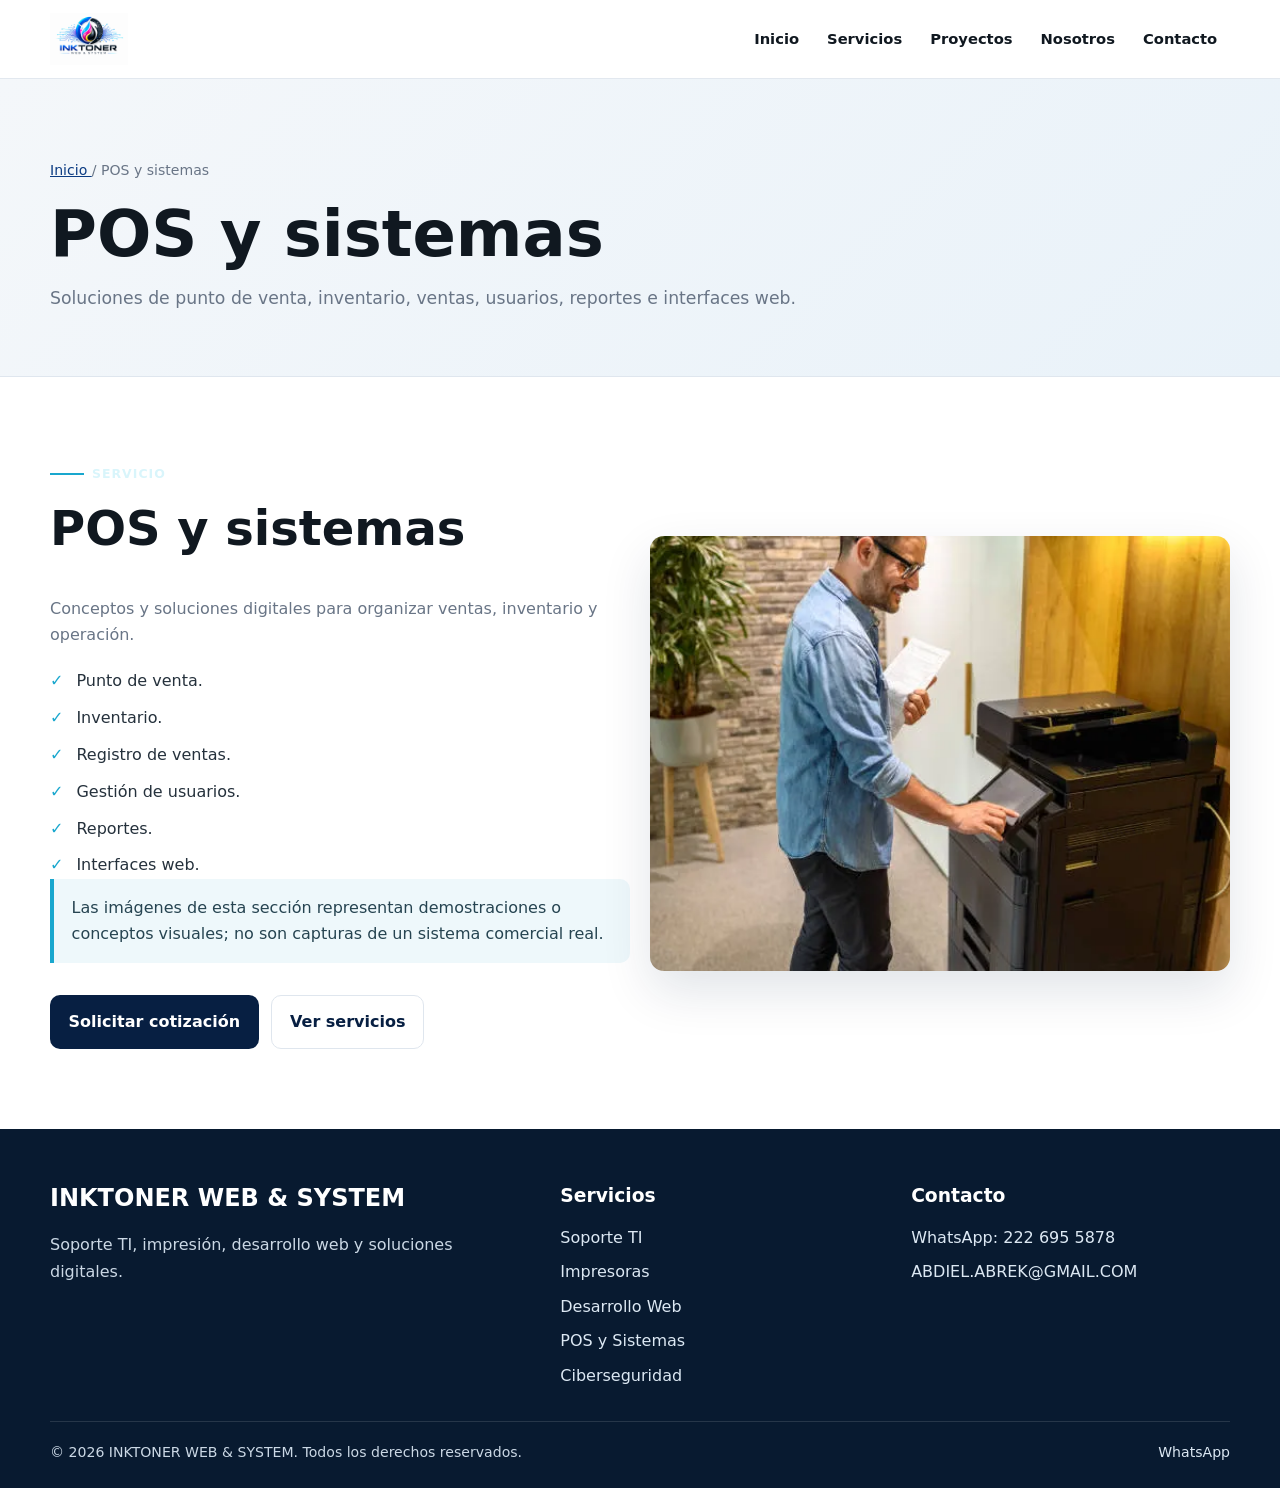
<file: pos.html>
<!doctype html>
<html lang="es-MX">
 <head>
  <meta charset="utf-8"/>
  <meta content="width=device-width, initial-scale=1" name="viewport"/>
  <link href="assets/css/styles.css" rel="stylesheet"/>
  <script defer="" src="assets/js/config.js">
  </script>
  <script defer="" src="assets/js/main.js">
  </script>
  <title>
   Sistemas POS e inventario | INKTONER WEB &amp; SYSTEM
  </title>
  <meta content="Desarrollo de sistemas POS para ventas, inventario, usuarios, reportes y operaci&oacute;n de peque&ntilde;os negocios." name="description"/>
  <meta content="index,follow,max-image-preview:large,max-snippet:-1,max-video-preview:-1" name="robots"/>
  <meta content="strict-origin-when-cross-origin" name="referrer"/>
  <meta content="#071f42" name="theme-color"/>
  <link href="https://abdielabrek69.github.io/INKTONER/pos.html" rel="canonical"/>
  <meta content="website" property="og:type"/>
  <meta content="es_MX" property="og:locale"/>
  <meta content="INKTONER WEB &amp; SYSTEM" property="og:site_name"/>
  <meta content="Sistemas POS e inventario | INKTONER WEB &amp; SYSTEM" property="og:title"/>
  <meta content="Desarrollo de sistemas POS para ventas, inventario, usuarios, reportes y operaci&oacute;n de peque&ntilde;os negocios." property="og:description"/>
  <meta content="https://abdielabrek69.github.io/INKTONER/pos.html" property="og:url"/>
  <meta content="https://abdielabrek69.github.io/INKTONER/assets/img/PRINTER.webp" property="og:image"/>
  <meta content="Servicios tecnol&oacute;gicos de INKTONER WEB &amp; SYSTEM" property="og:image:alt"/>
  <meta content="summary_large_image" name="twitter:card"/>
  <meta content="Sistemas POS e inventario | INKTONER WEB &amp; SYSTEM" name="twitter:title"/>
  <meta content="Desarrollo de sistemas POS para ventas, inventario, usuarios, reportes y operaci&oacute;n de peque&ntilde;os negocios." name="twitter:description"/>
  <meta content="default-src 'self'; base-uri 'self'; object-src 'none'; script-src 'self'; style-src 'self'; img-src 'self' data:; font-src 'self'; connect-src 'self'; form-action 'self'; frame-ancestors 'none'; upgrade-insecure-requests" http-equiv="Content-Security-Policy"/>
  <script type="application/ld+json">
   {"@context":"https://schema.org","@type":"BreadcrumbList","itemListElement":[{"@type":"ListItem","position":1,"name":"Inicio","item":"https://abdielabrek69.github.io/INKTONER/"},{"@type":"ListItem","position":2,"name":"Sistemas POS e inventario","item":"https://abdielabrek69.github.io/INKTONER/pos.html"}]}
  </script>
  <script type="application/ld+json">
   {"@context":"https://schema.org","@type":"Service","name":"Sistemas POS e inventario","provider":{"@type":"ProfessionalService","name":"INKTONER WEB & SYSTEM","url":"https://abdielabrek69.github.io/INKTONER/"},"areaServed":{"@type":"City","name":"Puebla"},"url":"https://abdielabrek69.github.io/INKTONER/pos.html"}
  </script>
 </head>
 <body>
  <a class="skip-link" href="#main-content">
   Saltar al contenido
  </a>
  <header class="site-header">
   <div class="container header-inner">
    <a aria-label="INKTONER WEB &amp; SYSTEM, inicio" class="brand" href="index.html">
     <img alt="Logo oficial de INKTONER WEB &amp; SYSTEM" class="site-logo" decoding="async" height="70" src="assets/img/INKTONER.png" width="210"/>
    </a>
    <button aria-controls="main-navigation" aria-expanded="false" aria-label="Abrir men&uacute;" class="menu-toggle" data-menu-toggle="" type="button">
     <span>
     </span>
     <span>
     </span>
     <span>
     </span>
    </button>
    <nav aria-label="Navegaci&oacute;n principal" class="main-nav" id="main-navigation">
     <ul class="nav-list">
      <li>
       <a class="nav-link" data-nav-link="" href="index.html">
        Inicio
       </a>
      </li>
      <li class="has-dropdown">
       <button aria-controls="services-menu" aria-expanded="false" class="nav-trigger" data-dropdown-toggle="" type="button">
        Servicios
       </button>
       <ul class="dropdown-menu" id="services-menu">
        <li>
         <a data-nav-link="" href="soporte-ti.html">
          Soporte TI
         </a>
        </li>
        <li>
         <a data-nav-link="" href="impresoras.html">
          Impresoras
         </a>
        </li>
        <li>
         <a data-nav-link="" href="desarrollo-web.html">
          Desarrollo Web
         </a>
        </li>
        <li>
         <a data-nav-link="" href="pos.html">
          POS y Sistemas
         </a>
        </li>
        <li>
         <a data-nav-link="" href="ciberseguridad.html">
          Ciberseguridad
         </a>
        </li>
       </ul>
      </li>
      <li>
       <a class="nav-link" data-nav-link="" href="proyectos.html">
        Proyectos
       </a>
      </li>
      <li>
       <a class="nav-link" data-nav-link="" href="nosotros.html">
        Nosotros
       </a>
      </li>
      <li>
       <a class="nav-link" data-nav-link="" href="contacto.html">
        Contacto
       </a>
      </li>
     </ul>
    </nav>
   </div>
  </header>
  <main id="main-content">
   <section class="page-hero">
    <div class="container">
     <div class="breadcrumbs">
      <a href="index.html">
       Inicio
      </a>
      <span aria-hidden="true">
       /
      </span>
      POS y sistemas
     </div>
     <h1>
      POS y sistemas
     </h1>
     <p>
      Soluciones de punto de venta, inventario, ventas, usuarios, reportes e interfaces web.
     </p>
    </div>
   </section>
   <section class="section">
    <div class="container grid two-col">
     <div class="detail-copy">
      <span class="eyebrow">
       Servicio
      </span>
      <h2>
       POS y sistemas
      </h2>
      <p>
       Conceptos y soluciones digitales para organizar ventas, inventario y operaci&oacute;n.
      </p>
      <ul class="check-list">
       <li>
        Punto de venta.
       </li>
       <li>
        Inventario.
       </li>
       <li>
        Registro de ventas.
       </li>
       <li>
        Gesti&oacute;n de usuarios.
       </li>
       <li>
        Reportes.
       </li>
       <li>
        Interfaces web.
       </li>
      </ul>
      <div class="notice" style="margin-top:1.5rem">
       Las im&aacute;genes de esta secci&oacute;n representan demostraciones o conceptos visuales; no son capturas de un sistema comercial real.
      </div>
      <div class="hero-actions">
       <a class="btn btn-dark" href="contacto.html">
        Solicitar cotizaci&oacute;n
       </a>
       <a class="btn btn-light" href="servicios.html">
        Ver servicios
       </a>
      </div>
     </div>
     <div class="detail-image">
      <img alt="Equipo de punto de venta sobre un mostrador" decoding="async" height="900" loading="lazy" src="assets/img/PRINTER.webp" width="1200"/>
     </div>
    </div>
   </section>
  </main>
  <footer class="site-footer">
   <div class="container">
    <div class="footer-grid">
     <!-- EMPRESA -->
     <div>
      <h2>
       INKTONER WEB &amp; SYSTEM
      </h2>
      <p>
       Soporte TI, impresi&oacute;n, desarrollo web y soluciones digitales.
      </p>
     </div>
     <!-- SERVICIOS -->
     <div>
      <h3>
       Servicios
      </h3>
      <ul class="footer-nav">
       <li>
        <a href="soporte-ti.html">
         Soporte TI
        </a>
       </li>
       <li>
        <a href="impresoras.html">
         Impresoras
        </a>
       </li>
       <li>
        <a href="desarrollo-web.html">
         Desarrollo Web
        </a>
       </li>
       <li>
        <a href="pos.html">
         POS y Sistemas
        </a>
       </li>
       <li>
        <a href="ciberseguridad.html">
         Ciberseguridad
        </a>
       </li>
      </ul>
     </div>
     <!-- CONTACTO -->
     <div>
      <h3>
       Contacto
      </h3>
      <ul class="footer-nav">
       <li>
        <a href="https://wa.me/522226955878" rel="noopener noreferrer" target="_blank">
         WhatsApp: 222 695 5878
        </a>
       </li>
       <li>
        <a href="mailto:ABDIEL.ABREK@GMAIL.COM">
         ABDIEL.ABREK@GMAIL.COM
        </a>
       </li>
      </ul>
     </div>
    </div>
    <div class="footer-bottom">
     <span>
      &copy;
      <span data-year="">
      </span>
      INKTONER WEB &amp; SYSTEM. Todos los derechos reservados.
     </span>
     <a class="footer-whatsapp" href="https://wa.me/522226955878?text=Hola%2C%20quiero%20solicitar%20informaci%C3%B3n%20sobre%20los%20servicios%20de%20INKTONER%20WEB%20%26%20SYSTEM." rel="noopener noreferrer" target="_blank">
      WhatsApp
     </a>
    </div>
   </div>
  </footer>
 </body>
</html>
</file>
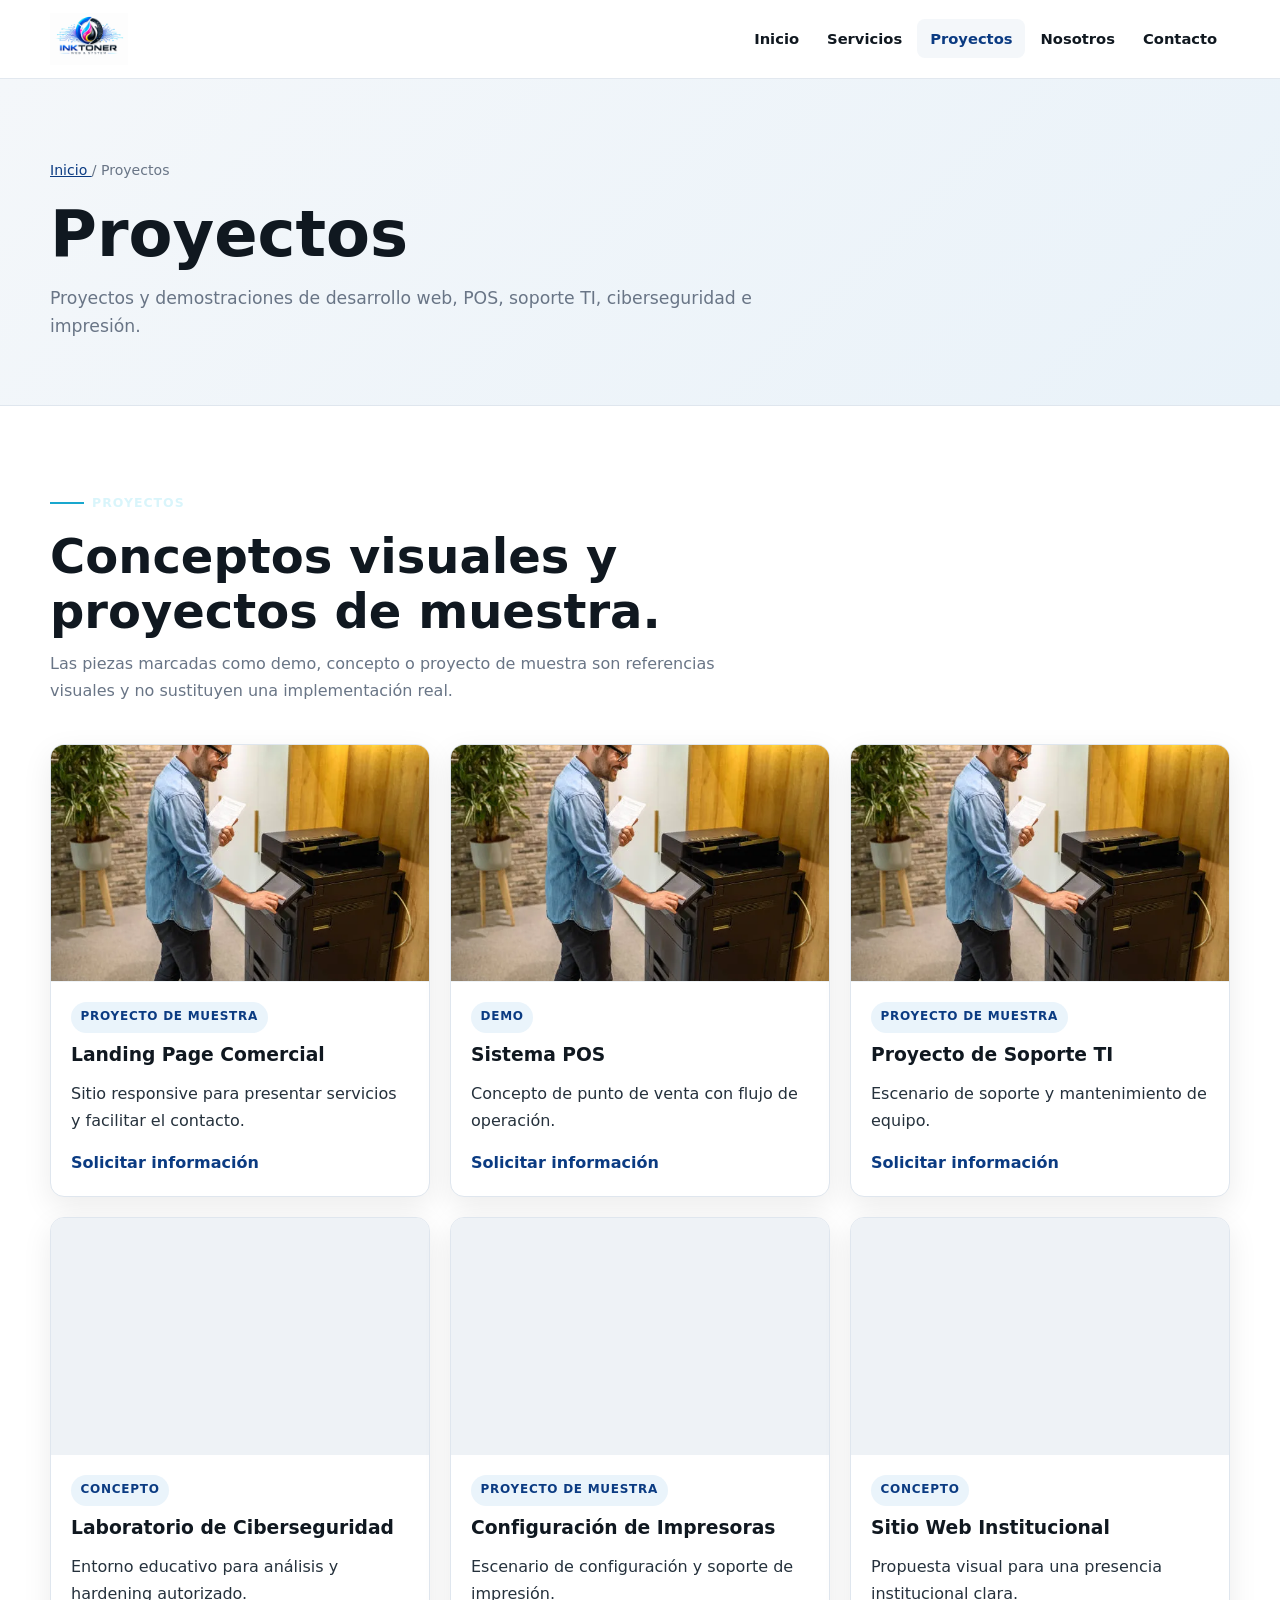
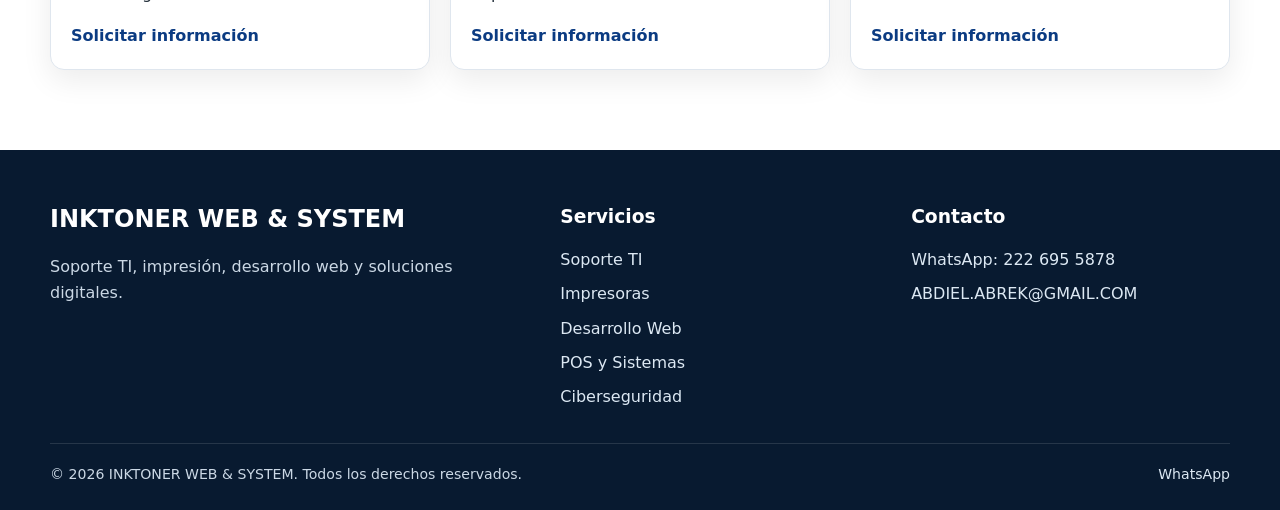
<file: proyectos.html>
<!doctype html>
<html lang="es-MX">
 <head>
  <meta charset="utf-8"/>
  <meta content="width=device-width, initial-scale=1" name="viewport"/>
  <link href="assets/css/styles.css" rel="stylesheet"/>
  <script defer="" src="assets/js/config.js">
  </script>
  <script defer="" src="assets/js/main.js">
  </script>
  <title>
   Proyectos de tecnolog&iacute;a y desarrollo web | INKTONER WEB &amp; SYSTEM
  </title>
  <meta content="Conoce proyectos y demostraciones de desarrollo web, sistemas POS, soporte TI, impresi&oacute;n y ciberseguridad." name="description"/>
  <meta content="index,follow,max-image-preview:large,max-snippet:-1,max-video-preview:-1" name="robots"/>
  <meta content="strict-origin-when-cross-origin" name="referrer"/>
  <meta content="#071f42" name="theme-color"/>
  <link href="https://abdielabrek69.github.io/INKTONER/proyectos.html" rel="canonical"/>
  <meta content="website" property="og:type"/>
  <meta content="es_MX" property="og:locale"/>
  <meta content="INKTONER WEB &amp; SYSTEM" property="og:site_name"/>
  <meta content="Proyectos de tecnolog&iacute;a y desarrollo web | INKTONER WEB &amp; SYSTEM" property="og:title"/>
  <meta content="Conoce proyectos y demostraciones de desarrollo web, sistemas POS, soporte TI, impresi&oacute;n y ciberseguridad." property="og:description"/>
  <meta content="https://abdielabrek69.github.io/INKTONER/proyectos.html" property="og:url"/>
  <meta content="https://abdielabrek69.github.io/INKTONER/assets/img/PRINTER.webp" property="og:image"/>
  <meta content="Servicios tecnol&oacute;gicos de INKTONER WEB &amp; SYSTEM" property="og:image:alt"/>
  <meta content="summary_large_image" name="twitter:card"/>
  <meta content="Proyectos de tecnolog&iacute;a y desarrollo web | INKTONER WEB &amp; SYSTEM" name="twitter:title"/>
  <meta content="Conoce proyectos y demostraciones de desarrollo web, sistemas POS, soporte TI, impresi&oacute;n y ciberseguridad." name="twitter:description"/>
  <meta content="default-src 'self'; base-uri 'self'; object-src 'none'; script-src 'self'; style-src 'self'; img-src 'self' data:; font-src 'self'; connect-src 'self'; form-action 'self'; frame-ancestors 'none'; upgrade-insecure-requests" http-equiv="Content-Security-Policy"/>
  <script type="application/ld+json">
   {"@context":"https://schema.org","@type":"BreadcrumbList","itemListElement":[{"@type":"ListItem","position":1,"name":"Inicio","item":"https://abdielabrek69.github.io/INKTONER/"},{"@type":"ListItem","position":2,"name":"Proyectos de tecnología y desarrollo web","item":"https://abdielabrek69.github.io/INKTONER/proyectos.html"}]}
  </script>
 </head>
 <body>
  <a class="skip-link" href="#main-content">
   Saltar al contenido
  </a>
  <header class="site-header">
   <div class="container header-inner">
    <a aria-label="INKTONER WEB &amp; SYSTEM, inicio" class="brand" href="index.html">
     <img alt="Logo oficial de INKTONER WEB &amp; SYSTEM" class="site-logo" decoding="async" height="70" src="assets/img/INKTONER.png" width="210"/>
    </a>
    <button aria-controls="main-navigation" aria-expanded="false" aria-label="Abrir men&uacute;" class="menu-toggle" data-menu-toggle="" type="button">
     <span>
     </span>
     <span>
     </span>
     <span>
     </span>
    </button>
    <nav aria-label="Navegaci&oacute;n principal" class="main-nav" id="main-navigation">
     <ul class="nav-list">
      <li>
       <a class="nav-link" data-nav-link="" href="index.html">
        Inicio
       </a>
      </li>
      <li class="has-dropdown">
       <button aria-controls="services-menu" aria-expanded="false" class="nav-trigger" data-dropdown-toggle="" type="button">
        Servicios
       </button>
       <ul class="dropdown-menu" id="services-menu">
        <li>
         <a data-nav-link="" href="soporte-ti.html">
          Soporte TI
         </a>
        </li>
        <li>
         <a data-nav-link="" href="impresoras.html">
          Impresoras
         </a>
        </li>
        <li>
         <a data-nav-link="" href="desarrollo-web.html">
          Desarrollo Web
         </a>
        </li>
        <li>
         <a data-nav-link="" href="pos.html">
          POS y Sistemas
         </a>
        </li>
        <li>
         <a data-nav-link="" href="ciberseguridad.html">
          Ciberseguridad
         </a>
        </li>
       </ul>
      </li>
      <li>
       <a class="nav-link" data-nav-link="" href="proyectos.html">
        Proyectos
       </a>
      </li>
      <li>
       <a class="nav-link" data-nav-link="" href="nosotros.html">
        Nosotros
       </a>
      </li>
      <li>
       <a class="nav-link" data-nav-link="" href="contacto.html">
        Contacto
       </a>
      </li>
     </ul>
    </nav>
   </div>
  </header>
  <main id="main-content">
   <section class="page-hero">
    <div class="container">
     <div class="breadcrumbs">
      <a href="index.html">
       Inicio
      </a>
      <span aria-hidden="true">
       /
      </span>
      Proyectos
     </div>
     <h1>
      Proyectos
     </h1>
     <p>
      Proyectos y demostraciones de desarrollo web, POS, soporte TI, ciberseguridad e impresi&oacute;n.
     </p>
    </div>
   </section>
   <section class="section">
    <div class="container">
     <div class="section-heading">
      <span class="eyebrow">
       Proyectos
      </span>
      <h2>
       Conceptos visuales y proyectos de muestra.
      </h2>
      <p>
       Las piezas marcadas como demo, concepto o proyecto de muestra son referencias visuales y no sustituyen una implementaci&oacute;n real.
      </p>
     </div>
     <div class="grid project-grid">
      <article class="project-card">
       <div class="project-image">
        <img alt="Landing Page Comercial" decoding="async" height="625" loading="lazy" src="assets/img/PRINTER.webp" width="1000"/>
       </div>
       <div class="project-body">
        <span class="project-label">
         Proyecto de muestra
        </span>
        <h3>
         Landing Page Comercial
        </h3>
        <p>
         Sitio responsive para presentar servicios y facilitar el contacto.
        </p>
        <a class="card-link" href="contacto.html">
         Solicitar informaci&oacute;n
        </a>
       </div>
      </article>
      <article class="project-card">
       <div class="project-image">
        <img alt="Sistema POS" decoding="async" height="625" loading="lazy" src="assets/img/PRINTER.webp" width="1000"/>
       </div>
       <div class="project-body">
        <span class="project-label">
         Demo
        </span>
        <h3>
         Sistema POS
        </h3>
        <p>
         Concepto de punto de venta con flujo de operaci&oacute;n.
        </p>
        <a class="card-link" href="contacto.html">
         Solicitar informaci&oacute;n
        </a>
       </div>
      </article>
      <article class="project-card">
       <div class="project-image">
        <img alt="Proyecto de Soporte TI" decoding="async" height="625" loading="lazy" src="assets/img/PRINTER.webp" width="1000"/>
       </div>
       <div class="project-body">
        <span class="project-label">
         Proyecto de muestra
        </span>
        <h3>
         Proyecto de Soporte TI
        </h3>
        <p>
         Escenario de soporte y mantenimiento de equipo.
        </p>
        <a class="card-link" href="contacto.html">
         Solicitar informaci&oacute;n
        </a>
       </div>
      </article>
      <article class="project-card">
       <div class="project-image">
        <img alt="Laboratorio de Ciberseguridad" decoding="async" height="625" loading="lazy" src="assets/img/PRINTER.webp" width="1000"/>
       </div>
       <div class="project-body">
        <span class="project-label">
         Concepto
        </span>
        <h3>
         Laboratorio de Ciberseguridad
        </h3>
        <p>
         Entorno educativo para an&aacute;lisis y hardening autorizado.
        </p>
        <a class="card-link" href="contacto.html">
         Solicitar informaci&oacute;n
        </a>
       </div>
      </article>
      <article class="project-card">
       <div class="project-image">
        <img alt="Configuraci&oacute;n de Impresoras" decoding="async" height="625" loading="lazy" src="assets/img/PRINTER.webp" width="1000"/>
       </div>
       <div class="project-body">
        <span class="project-label">
         Proyecto de muestra
        </span>
        <h3>
         Configuraci&oacute;n de Impresoras
        </h3>
        <p>
         Escenario de configuraci&oacute;n y soporte de impresi&oacute;n.
        </p>
        <a class="card-link" href="contacto.html">
         Solicitar informaci&oacute;n
        </a>
       </div>
      </article>
      <article class="project-card">
       <div class="project-image">
        <img alt="Sitio Web Institucional" decoding="async" height="625" loading="lazy" src="assets/img/PRINTER.webp" width="1000"/>
       </div>
       <div class="project-body">
        <span class="project-label">
         Concepto
        </span>
        <h3>
         Sitio Web Institucional
        </h3>
        <p>
         Propuesta visual para una presencia institucional clara.
        </p>
        <a class="card-link" href="contacto.html">
         Solicitar informaci&oacute;n
        </a>
       </div>
      </article>
     </div>
    </div>
   </section>
  </main>
  <footer class="site-footer">
   <div class="container">
    <div class="footer-grid">
     <!-- EMPRESA -->
     <div>
      <h2>
       INKTONER WEB &amp; SYSTEM
      </h2>
      <p>
       Soporte TI, impresi&oacute;n, desarrollo web y soluciones digitales.
      </p>
     </div>
     <!-- SERVICIOS -->
     <div>
      <h3>
       Servicios
      </h3>
      <ul class="footer-nav">
       <li>
        <a href="soporte-ti.html">
         Soporte TI
        </a>
       </li>
       <li>
        <a href="impresoras.html">
         Impresoras
        </a>
       </li>
       <li>
        <a href="desarrollo-web.html">
         Desarrollo Web
        </a>
       </li>
       <li>
        <a href="pos.html">
         POS y Sistemas
        </a>
       </li>
       <li>
        <a href="ciberseguridad.html">
         Ciberseguridad
        </a>
       </li>
      </ul>
     </div>
     <!-- CONTACTO -->
     <div>
      <h3>
       Contacto
      </h3>
      <ul class="footer-nav">
       <li>
        <a href="https://wa.me/522226955878" rel="noopener noreferrer" target="_blank">
         WhatsApp: 222 695 5878
        </a>
       </li>
       <li>
        <a href="mailto:ABDIEL.ABREK@GMAIL.COM">
         ABDIEL.ABREK@GMAIL.COM
        </a>
       </li>
      </ul>
     </div>
    </div>
    <div class="footer-bottom">
     <span>
      &copy;
      <span data-year="">
      </span>
      INKTONER WEB &amp; SYSTEM. Todos los derechos reservados.
     </span>
     <a class="footer-whatsapp" href="https://wa.me/522226955878?text=Hola%2C%20quiero%20solicitar%20informaci%C3%B3n%20sobre%20los%20servicios%20de%20INKTONER%20WEB%20%26%20SYSTEM." rel="noopener noreferrer" target="_blank">
      WhatsApp
     </a>
    </div>
   </div>
  </footer>
 </body>
</html>
</file>
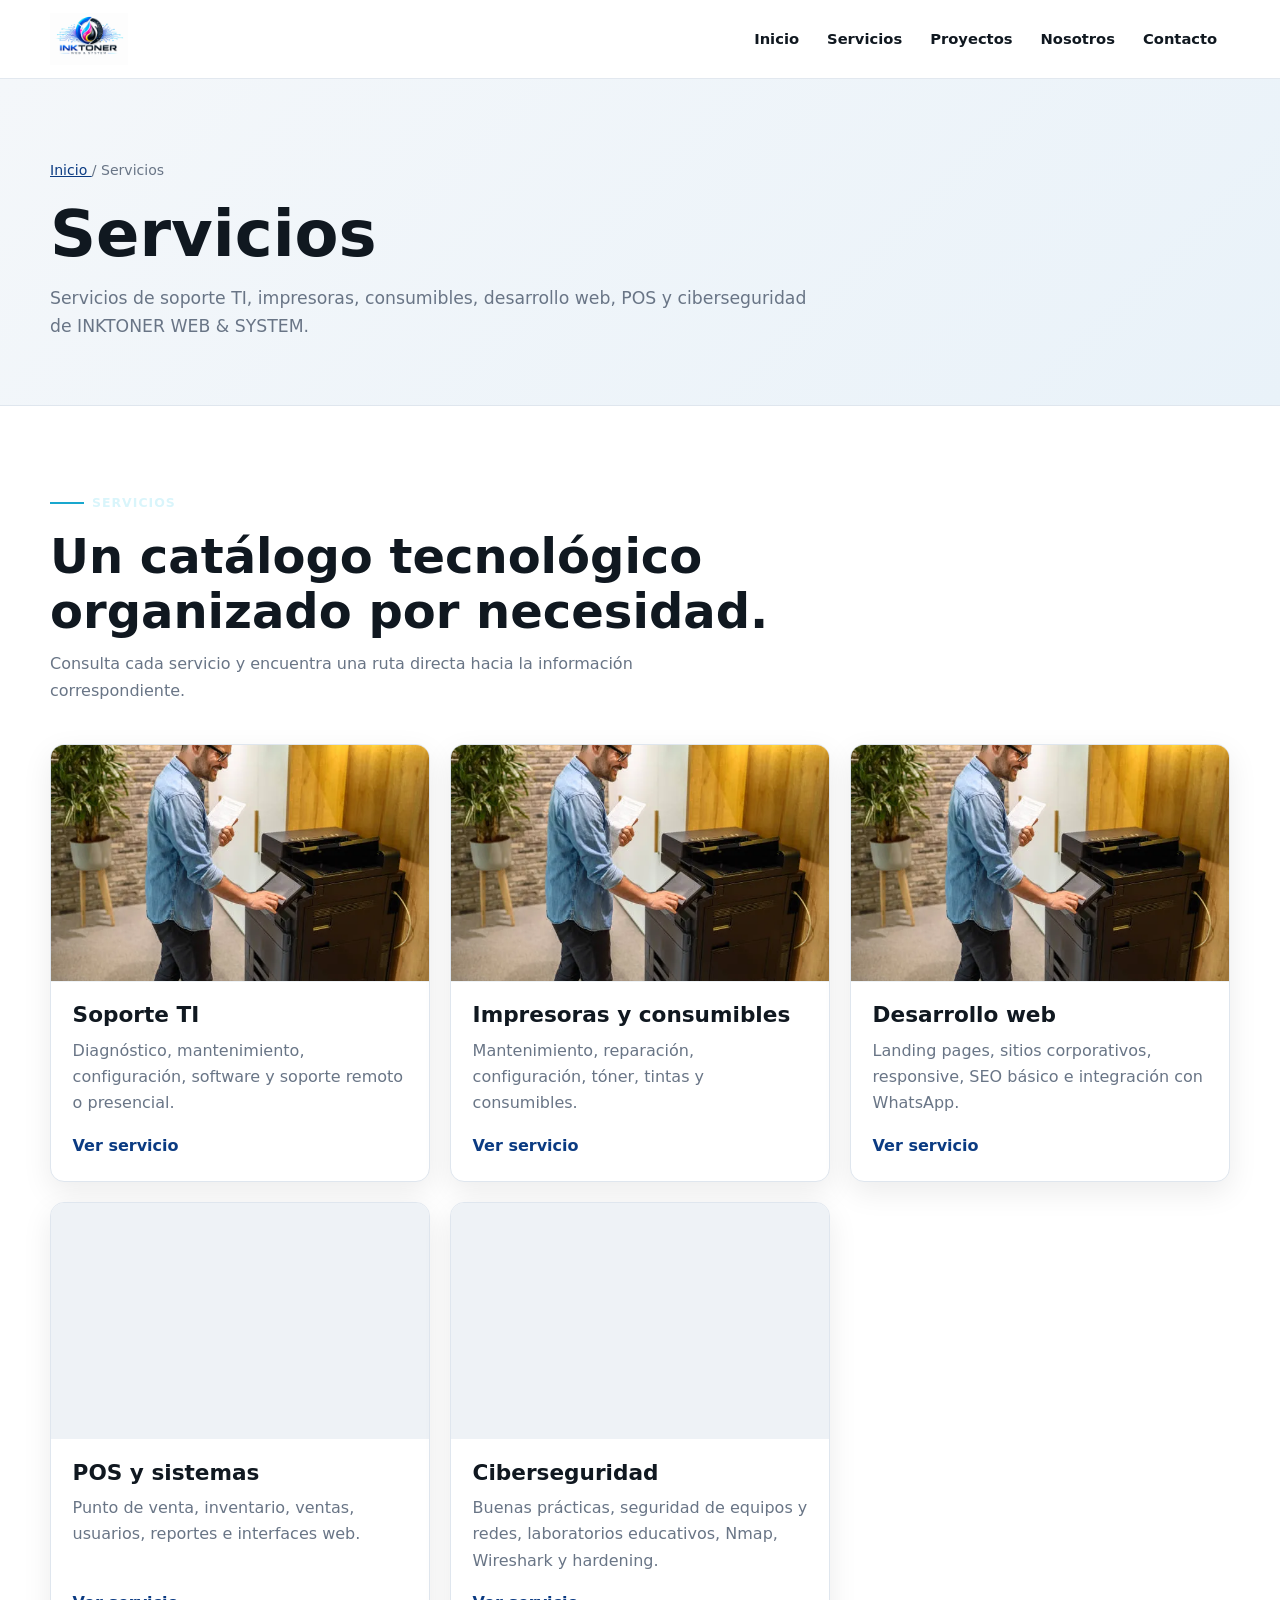
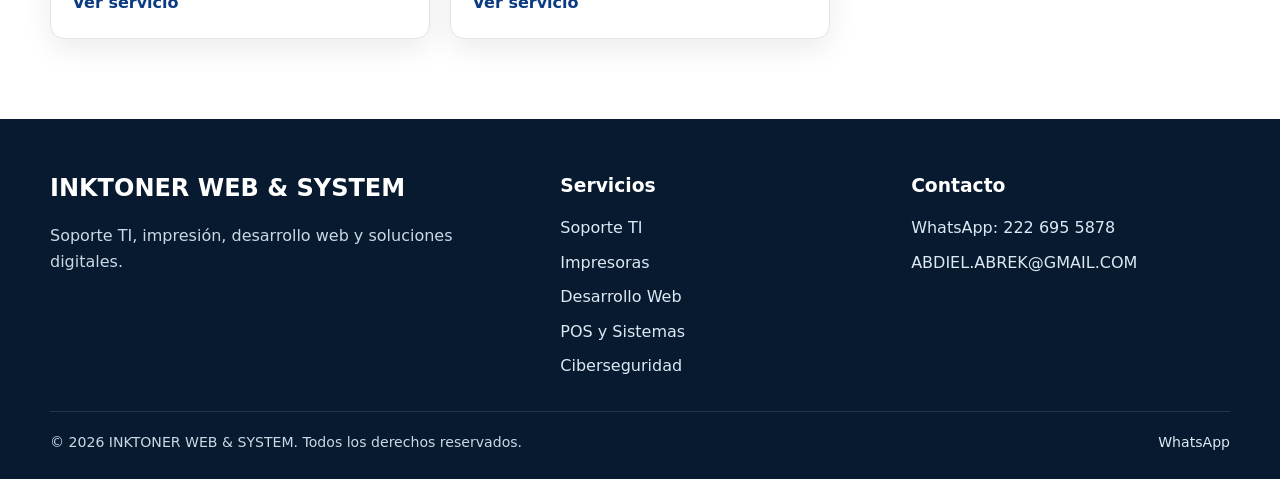
<file: servicios.html>
<!doctype html>
<html lang="es-MX">
 <head>
  <meta charset="utf-8"/>
  <meta content="width=device-width, initial-scale=1" name="viewport"/>
  <link href="assets/css/styles.css" rel="stylesheet"/>
  <script defer="" src="assets/js/config.js">
  </script>
  <script defer="" src="assets/js/main.js">
  </script>
  <title>
   Servicios tecnol&oacute;gicos en Puebla | INKTONER WEB &amp; SYSTEM
  </title>
  <meta content="Soporte TI, reparaci&oacute;n de impresoras, consumibles, desarrollo web, sistemas POS y ciberseguridad para negocios y profesionales en Puebla." name="description"/>
  <meta content="index,follow,max-image-preview:large,max-snippet:-1,max-video-preview:-1" name="robots"/>
  <meta content="strict-origin-when-cross-origin" name="referrer"/>
  <meta content="#071f42" name="theme-color"/>
  <link href="https://abdielabrek69.github.io/INKTONER/servicios.html" rel="canonical"/>
  <meta content="website" property="og:type"/>
  <meta content="es_MX" property="og:locale"/>
  <meta content="INKTONER WEB &amp; SYSTEM" property="og:site_name"/>
  <meta content="Servicios tecnol&oacute;gicos en Puebla | INKTONER WEB &amp; SYSTEM" property="og:title"/>
  <meta content="Soporte TI, reparaci&oacute;n de impresoras, consumibles, desarrollo web, sistemas POS y ciberseguridad para negocios y profesionales en Puebla." property="og:description"/>
  <meta content="https://abdielabrek69.github.io/INKTONER/servicios.html" property="og:url"/>
  <meta content="https://abdielabrek69.github.io/INKTONER/assets/img/PRINTER.webp" property="og:image"/>
  <meta content="Servicios tecnol&oacute;gicos de INKTONER WEB &amp; SYSTEM" property="og:image:alt"/>
  <meta content="summary_large_image" name="twitter:card"/>
  <meta content="Servicios tecnol&oacute;gicos en Puebla | INKTONER WEB &amp; SYSTEM" name="twitter:title"/>
  <meta content="Soporte TI, reparaci&oacute;n de impresoras, consumibles, desarrollo web, sistemas POS y ciberseguridad para negocios y profesionales en Puebla." name="twitter:description"/>
  <meta content="default-src 'self'; base-uri 'self'; object-src 'none'; script-src 'self'; style-src 'self'; img-src 'self' data:; font-src 'self'; connect-src 'self'; form-action 'self'; frame-ancestors 'none'; upgrade-insecure-requests" http-equiv="Content-Security-Policy"/>
  <script type="application/ld+json">
   {"@context":"https://schema.org","@type":"BreadcrumbList","itemListElement":[{"@type":"ListItem","position":1,"name":"Inicio","item":"https://abdielabrek69.github.io/INKTONER/"},{"@type":"ListItem","position":2,"name":"Servicios tecnológicos en Puebla","item":"https://abdielabrek69.github.io/INKTONER/servicios.html"}]}
  </script>
 </head>
 <body>
  <a class="skip-link" href="#main-content">
   Saltar al contenido
  </a>
  <header class="site-header">
   <div class="container header-inner">
    <a aria-label="INKTONER WEB &amp; SYSTEM, inicio" class="brand" href="index.html">
     <img alt="Logo oficial de INKTONER WEB &amp; SYSTEM" class="site-logo" decoding="async" height="70" src="assets/img/INKTONER.png" width="210"/>
    </a>
    <button aria-controls="main-navigation" aria-expanded="false" aria-label="Abrir men&uacute;" class="menu-toggle" data-menu-toggle="" type="button">
     <span>
     </span>
     <span>
     </span>
     <span>
     </span>
    </button>
    <nav aria-label="Navegaci&oacute;n principal" class="main-nav" id="main-navigation">
     <ul class="nav-list">
      <li>
       <a class="nav-link" data-nav-link="" href="index.html">
        Inicio
       </a>
      </li>
      <li class="has-dropdown">
       <button aria-controls="services-menu" aria-expanded="false" class="nav-trigger" data-dropdown-toggle="" type="button">
        Servicios
       </button>
       <ul class="dropdown-menu" id="services-menu">
        <li>
         <a data-nav-link="" href="soporte-ti.html">
          Soporte TI
         </a>
        </li>
        <li>
         <a data-nav-link="" href="impresoras.html">
          Impresoras
         </a>
        </li>
        <li>
         <a data-nav-link="" href="desarrollo-web.html">
          Desarrollo Web
         </a>
        </li>
        <li>
         <a data-nav-link="" href="pos.html">
          POS y Sistemas
         </a>
        </li>
        <li>
         <a data-nav-link="" href="ciberseguridad.html">
          Ciberseguridad
         </a>
        </li>
       </ul>
      </li>
      <li>
       <a class="nav-link" data-nav-link="" href="proyectos.html">
        Proyectos
       </a>
      </li>
      <li>
       <a class="nav-link" data-nav-link="" href="nosotros.html">
        Nosotros
       </a>
      </li>
      <li>
       <a class="nav-link" data-nav-link="" href="contacto.html">
        Contacto
       </a>
      </li>
     </ul>
    </nav>
   </div>
  </header>
  <main id="main-content">
   <section class="page-hero">
    <div class="container">
     <div class="breadcrumbs">
      <a href="index.html">
       Inicio
      </a>
      <span aria-hidden="true">
       /
      </span>
      Servicios
     </div>
     <h1>
      Servicios
     </h1>
     <p>
      Servicios de soporte TI, impresoras, consumibles, desarrollo web, POS y ciberseguridad de INKTONER WEB &amp; SYSTEM.
     </p>
    </div>
   </section>
   <section class="section">
    <div class="container">
     <div class="section-heading">
      <span class="eyebrow">
       Servicios
      </span>
      <h2>
       Un cat&aacute;logo tecnol&oacute;gico organizado por necesidad.
      </h2>
      <p>
       Consulta cada servicio y encuentra una ruta directa hacia la informaci&oacute;n correspondiente.
      </p>
     </div>
     <div class="grid services-grid">
      <article class="service-card">
       <div class="service-image-wrapper">
        <img alt="T&eacute;cnico trabajando con una computadora" decoding="async" height="625" loading="lazy" src="assets/img/PRINTER.webp" width="1000"/>
       </div>
       <div class="service-content">
        <h3>
         Soporte TI
        </h3>
        <p>
         Diagn&oacute;stico, mantenimiento, configuraci&oacute;n, software y soporte remoto o presencial.
        </p>
        <a class="card-link" href="soporte-ti.html">
         Ver servicio
        </a>
       </div>
      </article>
      <article class="service-card">
       <div class="service-image-wrapper">
        <img alt="Impresora multifuncional de oficina" decoding="async" height="625" loading="lazy" src="assets/img/PRINTER.webp" width="1000"/>
       </div>
       <div class="service-content">
        <h3>
         Impresoras y consumibles
        </h3>
        <p>
         Mantenimiento, reparaci&oacute;n, configuraci&oacute;n, t&oacute;ner, tintas y consumibles.
        </p>
        <a class="card-link" href="impresoras.html">
         Ver servicio
        </a>
       </div>
      </article>
      <article class="service-card">
       <div class="service-image-wrapper">
        <img alt="Computadora mostrando un dise&ntilde;o web limpio" decoding="async" height="625" loading="lazy" src="assets/img/PRINTER.webp" width="1000"/>
       </div>
       <div class="service-content">
        <h3>
         Desarrollo web
        </h3>
        <p>
         Landing pages, sitios corporativos, responsive, SEO b&aacute;sico e integraci&oacute;n con WhatsApp.
        </p>
        <a class="card-link" href="desarrollo-web.html">
         Ver servicio
        </a>
       </div>
      </article>
      <article class="service-card">
       <div class="service-image-wrapper">
        <img alt="Terminal de punto de venta" decoding="async" height="625" loading="lazy" src="assets/img/PRINTER.webp" width="1000"/>
       </div>
       <div class="service-content">
        <h3>
         POS y sistemas
        </h3>
        <p>
         Punto de venta, inventario, ventas, usuarios, reportes e interfaces web.
        </p>
        <a class="card-link" href="pos.html">
         Ver servicio
        </a>
       </div>
      </article>
      <article class="service-card">
       <div class="service-image-wrapper">
        <img alt="Infraestructura de servidores y seguridad inform&aacute;tica" decoding="async" height="625" loading="lazy" src="assets/img/PRINTER.webp" width="1000"/>
       </div>
       <div class="service-content">
        <h3>
         Ciberseguridad
        </h3>
        <p>
         Buenas pr&aacute;cticas, seguridad de equipos y redes, laboratorios educativos, Nmap, Wireshark y hardening.
        </p>
        <a class="card-link" href="ciberseguridad.html">
         Ver servicio
        </a>
       </div>
      </article>
     </div>
    </div>
   </section>
  </main>
  <footer class="site-footer">
   <div class="container">
    <div class="footer-grid">
     <!-- EMPRESA -->
     <div>
      <h2>
       INKTONER WEB &amp; SYSTEM
      </h2>
      <p>
       Soporte TI, impresi&oacute;n, desarrollo web y soluciones digitales.
      </p>
     </div>
     <!-- SERVICIOS -->
     <div>
      <h3>
       Servicios
      </h3>
      <ul class="footer-nav">
       <li>
        <a href="soporte-ti.html">
         Soporte TI
        </a>
       </li>
       <li>
        <a href="impresoras.html">
         Impresoras
        </a>
       </li>
       <li>
        <a href="desarrollo-web.html">
         Desarrollo Web
        </a>
       </li>
       <li>
        <a href="pos.html">
         POS y Sistemas
        </a>
       </li>
       <li>
        <a href="ciberseguridad.html">
         Ciberseguridad
        </a>
       </li>
      </ul>
     </div>
     <!-- CONTACTO -->
     <div>
      <h3>
       Contacto
      </h3>
      <ul class="footer-nav">
       <li>
        <a href="https://wa.me/522226955878" rel="noopener noreferrer" target="_blank">
         WhatsApp: 222 695 5878
        </a>
       </li>
       <li>
        <a href="mailto:ABDIEL.ABREK@GMAIL.COM">
         ABDIEL.ABREK@GMAIL.COM
        </a>
       </li>
      </ul>
     </div>
    </div>
    <div class="footer-bottom">
     <span>
      &copy;
      <span data-year="">
      </span>
      INKTONER WEB &amp; SYSTEM. Todos los derechos reservados.
     </span>
     <a class="footer-whatsapp" href="https://wa.me/522226955878?text=Hola%2C%20quiero%20solicitar%20informaci%C3%B3n%20sobre%20los%20servicios%20de%20INKTONER%20WEB%20%26%20SYSTEM." rel="noopener noreferrer" target="_blank">
      WhatsApp
     </a>
    </div>
   </div>
  </footer>
 </body>
</html>
</file>
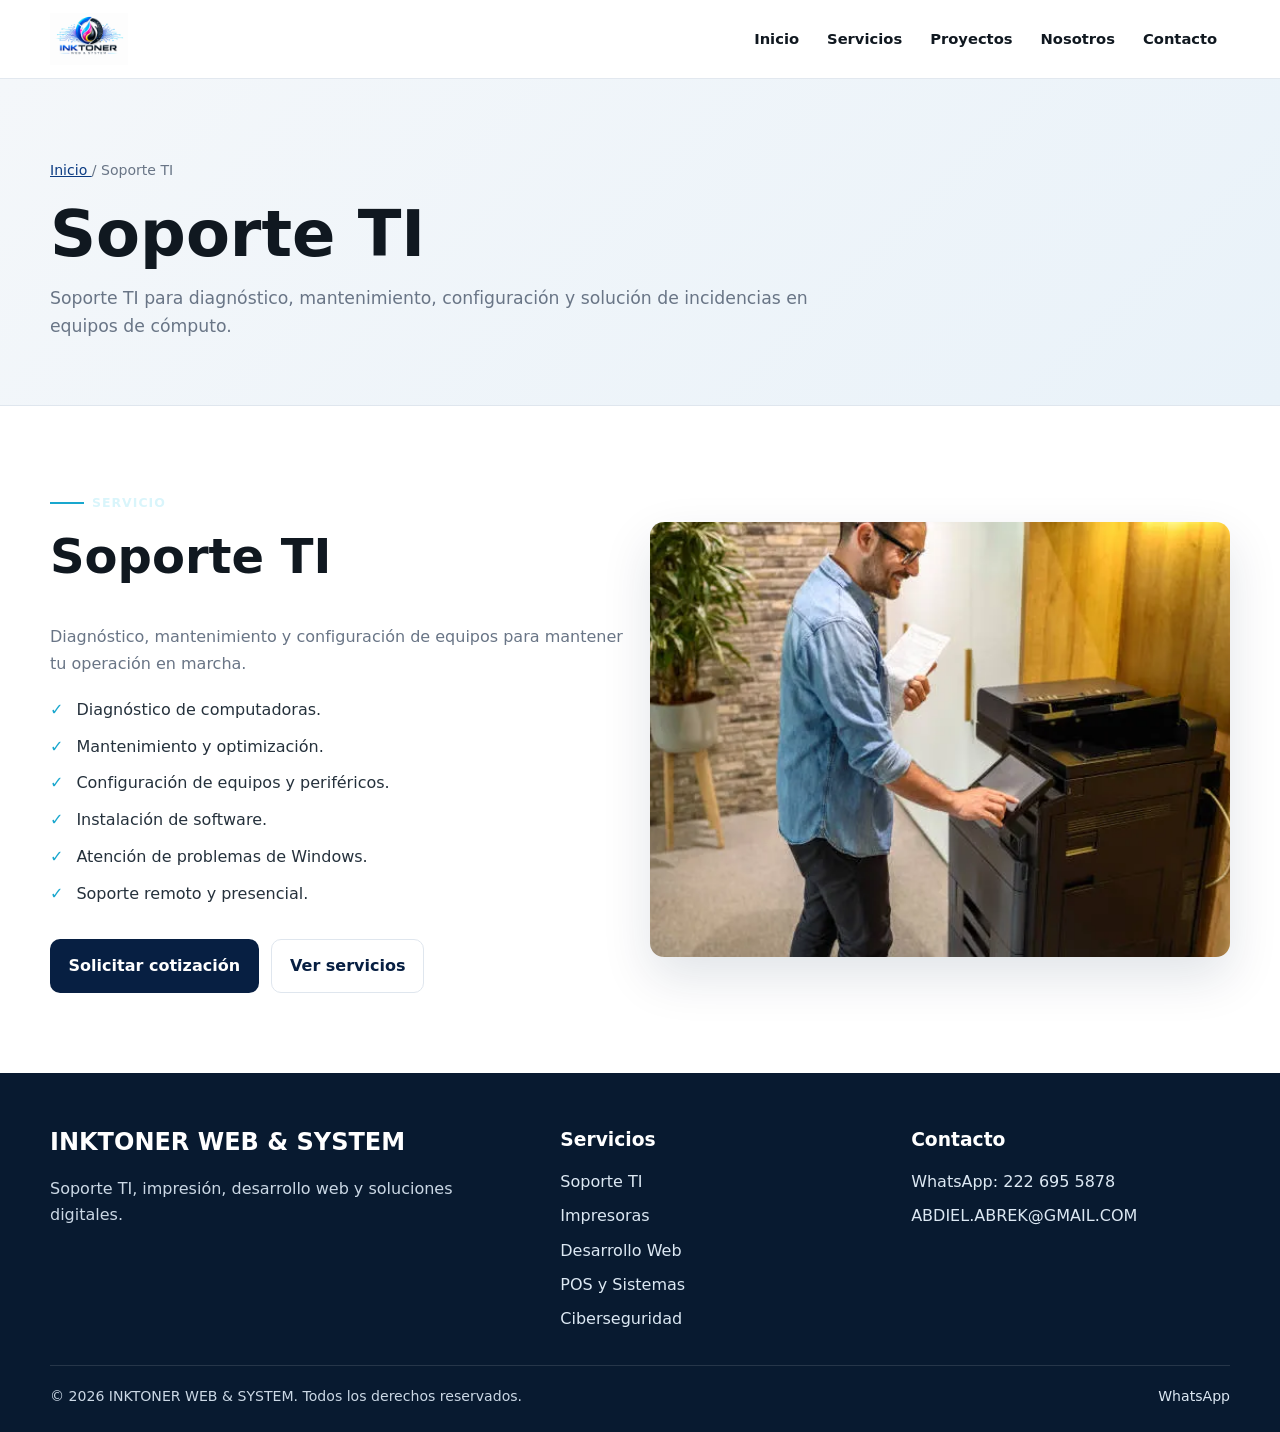
<file: soporte-ti.html>
<!doctype html>
<html lang="es-MX">
 <head>
  <meta charset="utf-8"/>
  <meta content="width=device-width, initial-scale=1" name="viewport"/>
  <link href="assets/css/styles.css" rel="stylesheet"/>
  <script defer="" src="assets/js/config.js">
  </script>
  <script defer="" src="assets/js/main.js">
  </script>
  <title>
   Soporte TI en Puebla | INKTONER WEB &amp; SYSTEM
  </title>
  <meta content="Soporte TI en Puebla para diagn&oacute;stico, mantenimiento, configuraci&oacute;n y soluci&oacute;n de incidencias en computadoras y equipos tecnol&oacute;gicos." name="description"/>
  <meta content="index,follow,max-image-preview:large,max-snippet:-1,max-video-preview:-1" name="robots"/>
  <meta content="strict-origin-when-cross-origin" name="referrer"/>
  <meta content="#071f42" name="theme-color"/>
  <link href="https://abdielabrek69.github.io/INKTONER/soporte-ti.html" rel="canonical"/>
  <meta content="website" property="og:type"/>
  <meta content="es_MX" property="og:locale"/>
  <meta content="INKTONER WEB &amp; SYSTEM" property="og:site_name"/>
  <meta content="Soporte TI en Puebla | INKTONER WEB &amp; SYSTEM" property="og:title"/>
  <meta content="Soporte TI en Puebla para diagn&oacute;stico, mantenimiento, configuraci&oacute;n y soluci&oacute;n de incidencias en computadoras y equipos tecnol&oacute;gicos." property="og:description"/>
  <meta content="https://abdielabrek69.github.io/INKTONER/soporte-ti.html" property="og:url"/>
  <meta content="https://abdielabrek69.github.io/INKTONER/assets/img/PRINTER.webp" property="og:image"/>
  <meta content="Servicios tecnol&oacute;gicos de INKTONER WEB &amp; SYSTEM" property="og:image:alt"/>
  <meta content="summary_large_image" name="twitter:card"/>
  <meta content="Soporte TI en Puebla | INKTONER WEB &amp; SYSTEM" name="twitter:title"/>
  <meta content="Soporte TI en Puebla para diagn&oacute;stico, mantenimiento, configuraci&oacute;n y soluci&oacute;n de incidencias en computadoras y equipos tecnol&oacute;gicos." name="twitter:description"/>
  <meta content="default-src 'self'; base-uri 'self'; object-src 'none'; script-src 'self'; style-src 'self'; img-src 'self' data:; font-src 'self'; connect-src 'self'; form-action 'self'; frame-ancestors 'none'; upgrade-insecure-requests" http-equiv="Content-Security-Policy"/>
  <script type="application/ld+json">
   {"@context":"https://schema.org","@type":"BreadcrumbList","itemListElement":[{"@type":"ListItem","position":1,"name":"Inicio","item":"https://abdielabrek69.github.io/INKTONER/"},{"@type":"ListItem","position":2,"name":"Soporte TI en Puebla","item":"https://abdielabrek69.github.io/INKTONER/soporte-ti.html"}]}
  </script>
  <script type="application/ld+json">
   {"@context":"https://schema.org","@type":"Service","name":"Soporte TI en Puebla","provider":{"@type":"ProfessionalService","name":"INKTONER WEB & SYSTEM","url":"https://abdielabrek69.github.io/INKTONER/"},"areaServed":{"@type":"City","name":"Puebla"},"url":"https://abdielabrek69.github.io/INKTONER/soporte-ti.html"}
  </script>
 </head>
 <body>
  <a class="skip-link" href="#main-content">
   Saltar al contenido
  </a>
  <header class="site-header">
   <div class="container header-inner">
    <a aria-label="INKTONER WEB &amp; SYSTEM, inicio" class="brand" href="index.html">
     <img alt="Logo oficial de INKTONER WEB &amp; SYSTEM" class="site-logo" decoding="async" height="70" src="assets/img/INKTONER.png" width="210"/>
    </a>
    <button aria-controls="main-navigation" aria-expanded="false" aria-label="Abrir men&uacute;" class="menu-toggle" data-menu-toggle="" type="button">
     <span>
     </span>
     <span>
     </span>
     <span>
     </span>
    </button>
    <nav aria-label="Navegaci&oacute;n principal" class="main-nav" id="main-navigation">
     <ul class="nav-list">
      <li>
       <a class="nav-link" data-nav-link="" href="index.html">
        Inicio
       </a>
      </li>
      <li class="has-dropdown">
       <button aria-controls="services-menu" aria-expanded="false" class="nav-trigger" data-dropdown-toggle="" type="button">
        Servicios
       </button>
       <ul class="dropdown-menu" id="services-menu">
        <li>
         <a data-nav-link="" href="soporte-ti.html">
          Soporte TI
         </a>
        </li>
        <li>
         <a data-nav-link="" href="impresoras.html">
          Impresoras
         </a>
        </li>
        <li>
         <a data-nav-link="" href="desarrollo-web.html">
          Desarrollo Web
         </a>
        </li>
        <li>
         <a data-nav-link="" href="pos.html">
          POS y Sistemas
         </a>
        </li>
        <li>
         <a data-nav-link="" href="ciberseguridad.html">
          Ciberseguridad
         </a>
        </li>
       </ul>
      </li>
      <li>
       <a class="nav-link" data-nav-link="" href="proyectos.html">
        Proyectos
       </a>
      </li>
      <li>
       <a class="nav-link" data-nav-link="" href="nosotros.html">
        Nosotros
       </a>
      </li>
      <li>
       <a class="nav-link" data-nav-link="" href="contacto.html">
        Contacto
       </a>
      </li>
     </ul>
    </nav>
   </div>
  </header>
  <main id="main-content">
   <section class="page-hero">
    <div class="container">
     <div class="breadcrumbs">
      <a href="index.html">
       Inicio
      </a>
      <span aria-hidden="true">
       /
      </span>
      Soporte TI
     </div>
     <h1>
      Soporte TI
     </h1>
     <p>
      Soporte TI para diagn&oacute;stico, mantenimiento, configuraci&oacute;n y soluci&oacute;n de incidencias en equipos de c&oacute;mputo.
     </p>
    </div>
   </section>
   <section class="section">
    <div class="container grid two-col">
     <div class="detail-copy">
      <span class="eyebrow">
       Servicio
      </span>
      <h2>
       Soporte TI
      </h2>
      <p>
       Diagn&oacute;stico, mantenimiento y configuraci&oacute;n de equipos para mantener tu operaci&oacute;n en marcha.
      </p>
      <ul class="check-list">
       <li>
        Diagn&oacute;stico de computadoras.
       </li>
       <li>
        Mantenimiento y optimizaci&oacute;n.
       </li>
       <li>
        Configuraci&oacute;n de equipos y perif&eacute;ricos.
       </li>
       <li>
        Instalaci&oacute;n de software.
       </li>
       <li>
        Atenci&oacute;n de problemas de Windows.
       </li>
       <li>
        Soporte remoto y presencial.
       </li>
      </ul>
      <div class="hero-actions">
       <a class="btn btn-dark" href="contacto.html">
        Solicitar cotizaci&oacute;n
       </a>
       <a class="btn btn-light" href="servicios.html">
        Ver servicios
       </a>
      </div>
     </div>
     <div class="detail-image">
      <img alt="T&eacute;cnico trabajando con una computadora" decoding="async" height="900" loading="lazy" src="assets/img/PRINTER.webp" width="1200"/>
     </div>
    </div>
   </section>
  </main>
  <footer class="site-footer">
   <div class="container">
    <div class="footer-grid">
     <!-- EMPRESA -->
     <div>
      <h2>
       INKTONER WEB &amp; SYSTEM
      </h2>
      <p>
       Soporte TI, impresi&oacute;n, desarrollo web y soluciones digitales.
      </p>
     </div>
     <!-- SERVICIOS -->
     <div>
      <h3>
       Servicios
      </h3>
      <ul class="footer-nav">
       <li>
        <a href="soporte-ti.html">
         Soporte TI
        </a>
       </li>
       <li>
        <a href="impresoras.html">
         Impresoras
        </a>
       </li>
       <li>
        <a href="desarrollo-web.html">
         Desarrollo Web
        </a>
       </li>
       <li>
        <a href="pos.html">
         POS y Sistemas
        </a>
       </li>
       <li>
        <a href="ciberseguridad.html">
         Ciberseguridad
        </a>
       </li>
      </ul>
     </div>
     <!-- CONTACTO -->
     <div>
      <h3>
       Contacto
      </h3>
      <ul class="footer-nav">
       <li>
        <a href="https://wa.me/522226955878" rel="noopener noreferrer" target="_blank">
         WhatsApp: 222 695 5878
        </a>
       </li>
       <li>
        <a href="mailto:ABDIEL.ABREK@GMAIL.COM">
         ABDIEL.ABREK@GMAIL.COM
        </a>
       </li>
      </ul>
     </div>
    </div>
    <div class="footer-bottom">
     <span>
      &copy;
      <span data-year="">
      </span>
      INKTONER WEB &amp; SYSTEM. Todos los derechos reservados.
     </span>
     <a class="footer-whatsapp" href="https://wa.me/522226955878?text=Hola%2C%20quiero%20solicitar%20informaci%C3%B3n%20sobre%20los%20servicios%20de%20INKTONER%20WEB%20%26%20SYSTEM." rel="noopener noreferrer" target="_blank">
      WhatsApp
     </a>
    </div>
   </div>
  </footer>
 </body>
</html>
</file>
<file: assets/css/styles.css>
:root {
    --color-primary: #0b3b82;
    --color-primary-dark: #071f42;
    --color-accent: #19a7ce;
    --color-dark: #101820;
    --color-text: #25313c;
    --color-muted: #697586;
    --color-light: #f4f7fa;
    --color-white: #ffffff;
    --color-border: #dfe6ee;
    --container: 1180px;
    --radius: 14px;
    --shadow: 0 10px 30px rgba(0,0,0,.08);
    --shadow-lg: 0 20px 50px rgba(7,31,66,.12);
}
*,*::before,*::after{box-sizing:border-box}
html{scroll-behavior:smooth}
body{margin:0;font-family:Inter,ui-sans-serif,system-ui,-apple-system,BlinkMacSystemFont,"Segoe UI",sans-serif;color:var(--color-text);background:var(--color-white);line-height:1.65}
img{max-width:100%}
a{color:inherit}
button,input,select,textarea{font:inherit}
:focus-visible{outline:3px solid var(--color-accent);outline-offset:3px}
.skip-link{position:fixed;left:1rem;top:-5rem;z-index:9999;background:var(--color-dark);color:#fff;padding:.75rem 1rem;border-radius:8px}
.skip-link:focus{top:1rem}
.container{width:min(calc(100% - 2rem),var(--container));margin-inline:auto}
.site-header{position:sticky;top:0;z-index:1000;background:rgba(255,255,255,.96);border-bottom:1px solid rgba(223,230,238,.9);backdrop-filter:blur(12px)}
.header-inner{min-height:78px;display:flex;align-items:center;justify-content:space-between;gap:1rem}
.brand{display:inline-flex;align-items:center;min-width:210px;text-decoration:none}
.site-logo{width:auto;height:52px;max-width:210px;object-fit:contain;object-position:center;display:block}
.main-nav{display:flex;align-items:center;gap:.25rem}
.nav-list{display:flex;align-items:center;gap:.15rem;list-style:none;margin:0;padding:0}
.nav-list>li{position:relative}
.nav-link,.nav-trigger{border:0;background:transparent;color:var(--color-dark);text-decoration:none;font-weight:700;font-size:.92rem;padding:.7rem .8rem;border-radius:8px;cursor:pointer}
.nav-link:hover,.nav-trigger:hover,.nav-link[aria-current=page]{color:var(--color-primary);background:var(--color-light)}
.dropdown-menu{position:absolute;top:calc(100% + .35rem);left:0;min-width:235px;padding:.45rem;background:#fff;border:1px solid var(--color-border);border-radius:12px;box-shadow:var(--shadow-lg);list-style:none;margin:0;opacity:0;visibility:hidden;transform:translateY(-5px);transition:opacity .18s ease,transform .18s ease,visibility .18s ease}
.has-dropdown:hover .dropdown-menu,.has-dropdown:focus-within .dropdown-menu,.has-dropdown.is-open .dropdown-menu{opacity:1;visibility:visible;transform:translateY(0)}
.dropdown-menu a{display:block;text-decoration:none;padding:.65rem .75rem;border-radius:8px;font-weight:600}
.dropdown-menu a:hover,.dropdown-menu a[aria-current=page]{background:var(--color-light);color:var(--color-primary)}
.menu-toggle{display:none;border:1px solid var(--color-border);background:#fff;color:var(--color-dark);width:46px;height:46px;border-radius:10px;cursor:pointer}
.menu-toggle span{display:block;width:21px;height:2px;margin:4px auto;background:currentColor}
.hero{position:relative;isolation:isolate;min-height:650px;display:grid;align-items:center;color:#fff;background:var(--color-primary-dark);overflow:hidden}
.hero::before{content:"";position:absolute;inset:0;background:linear-gradient(90deg,rgba(7,31,66,.94) 0%,rgba(7,31,66,.78) 48%,rgba(7,31,66,.28) 100%),url("../img/PRINTER.webp") center/cover no-repeat;z-index:-2}
.hero::after{content:"";position:absolute;inset:auto 0 0;height:150px;background:linear-gradient(transparent,rgba(7,31,66,.35));z-index:-1}
.hero-content{max-width:740px;padding:5rem 0}
.eyebrow{display:inline-flex;align-items:center;gap:.5rem;color:#d9f5fb;font-weight:800;letter-spacing:.08em;text-transform:uppercase;font-size:.78rem;margin-bottom:1rem}
.eyebrow::before{content:"";width:34px;height:2px;background:var(--color-accent)}
h1,h2,h3{color:var(--color-dark);line-height:1.15;margin-top:0}
.hero h1{color:#fff;font-size:clamp(2.6rem,6vw,5rem);margin-bottom:1.25rem;letter-spacing:-.04em}
.hero p{color:#e9f0f7;font-size:clamp(1.05rem,2vw,1.2rem);max-width:680px}
.hero-actions{display:flex;flex-wrap:wrap;gap:.8rem;margin-top:2rem}
.btn{display:inline-flex;align-items:center;justify-content:center;min-height:48px;padding:.78rem 1.1rem;border-radius:10px;border:1px solid transparent;text-decoration:none;font-weight:800;cursor:pointer;transition:transform .18s ease,box-shadow .18s ease,background .18s ease}
.btn:hover{transform:translateY(-2px)}
.btn-primary{background:var(--color-accent);color:#062131;box-shadow:0 10px 24px rgba(25,167,206,.22)}
.btn-secondary{background:rgba(255,255,255,.08);border-color:rgba(255,255,255,.35);color:#fff}
.btn-dark{background:var(--color-primary-dark);color:#fff}
.btn-light{background:#fff;border-color:var(--color-border);color:var(--color-primary-dark)}
.section{padding:5rem 0}
.section-light{background:var(--color-light)}
.section-dark{background:var(--color-primary-dark);color:#fff}
.section-heading{max-width:720px;margin-bottom:2.5rem}
.section-heading h2{font-size:clamp(2rem,4vw,3rem);margin-bottom:.75rem}
.section-dark h2,.section-dark h3{color:#fff}
.section-heading p{color:var(--color-muted);margin:0}
.section-dark .section-heading p{color:#cbd8e5}
.grid{display:grid;gap:1.25rem}
.services-grid{grid-template-columns:repeat(3,minmax(0,1fr))}
.two-col{grid-template-columns:repeat(2,minmax(0,1fr));align-items:center}
.three-col{grid-template-columns:repeat(3,minmax(0,1fr))}
.service-card,.project-card,.info-card,.contact-card{background:#fff;border:1px solid var(--color-border);border-radius:var(--radius);overflow:hidden;box-shadow:var(--shadow)}
.service-card{display:flex;flex-direction:column}
.service-image-wrapper{width:100%;aspect-ratio:16/10;overflow:hidden;background:#eef2f6}
.service-image-wrapper img,.project-image img,.detail-image img{width:100%;height:100%;display:block;object-fit:cover;object-position:center}
.service-image-wrapper img,.project-image img{transition:transform .35s ease}
.service-card:hover .service-image-wrapper img,.project-card:hover .project-image img{transform:scale(1.035)}
.service-content{padding:1.35rem;display:flex;flex-direction:column;flex:1}
.service-content h3{margin-bottom:.6rem;font-size:1.35rem}
.service-content p{margin-top:0;color:var(--color-muted)}
.card-link{margin-top:auto;color:var(--color-primary);font-weight:800;text-decoration:none}
.card-link:hover{text-decoration:underline}
.detail-image{aspect-ratio:4/3;border-radius:var(--radius);overflow:hidden;box-shadow:var(--shadow-lg)}
.detail-copy h2{font-size:clamp(2rem,4vw,3rem)}
.detail-copy p{color:var(--color-muted)}
.check-list{list-style:none;padding:0;margin:1.25rem 0 0;display:grid;gap:.65rem}
.check-list li{position:relative;padding-left:1.65rem}
.check-list li::before{content:"✓";position:absolute;left:0;top:0;color:var(--color-accent);font-weight:900}
.page-hero{padding:5rem 0 4rem;background:linear-gradient(135deg,#f4f7fa,#e9f2f9);border-bottom:1px solid var(--color-border)}
.page-hero h1{font-size:clamp(2.4rem,5vw,4rem);margin-bottom:.75rem}
.page-hero p{max-width:760px;color:var(--color-muted);font-size:1.08rem;margin:0}
.breadcrumbs{margin-bottom:1rem;font-size:.88rem;color:var(--color-muted)}
.breadcrumbs a{color:var(--color-primary)}
.project-grid{grid-template-columns:repeat(3,minmax(0,1fr))}
.project-image{aspect-ratio:16/10;overflow:hidden;background:#eef2f6}
.project-body{padding:1.25rem}
.project-label{display:inline-flex;font-size:.75rem;font-weight:800;text-transform:uppercase;letter-spacing:.06em;color:var(--color-primary);background:#eaf4fb;border-radius:999px;padding:.35rem .6rem;margin-bottom:.7rem}
.project-body h3{margin-bottom:.45rem}
.stats{grid-template-columns:repeat(3,1fr);margin-top:2rem}
.stat{padding:1.2rem;border-left:3px solid var(--color-accent)}
.stat strong{display:block;font-size:1.9rem;color:var(--color-primary)}
.stat span{color:var(--color-muted)}
.contact-layout{grid-template-columns:.8fr 1.2fr;align-items:start}
.contact-card{padding:1.5rem}
.contact-list{display:grid;gap:.8rem;margin:1.5rem 0}
.contact-item{display:flex;gap:.85rem;align-items:flex-start;padding:1rem;background:var(--color-light);border-radius:10px}
.contact-item strong{display:block;color:var(--color-dark)}
.contact-item span{color:var(--color-muted);font-size:.94rem}
.form-grid{display:grid;grid-template-columns:repeat(2,minmax(0,1fr));gap:1rem}
.form-group{display:grid;gap:.4rem}
.form-group.full{grid-column:1/-1}
label{font-weight:800;color:var(--color-dark)}
input,select,textarea{width:100%;border:1px solid #cfd9e4;border-radius:9px;padding:.82rem .9rem;color:var(--color-dark);background:#fff}
textarea{min-height:150px;resize:vertical}
.form-note{color:var(--color-muted);font-size:.88rem;margin-top:.8rem}
.form-status{margin-top:1rem;padding:.8rem 1rem;border-radius:9px;display:none}
.form-status.is-visible{display:block}
.form-status.success{background:#eaf8f1;color:#145b38}
.form-status.warning{background:#fff7df;color:#725700}
.site-footer{background:#081a30;color:#cbd8e5;padding:3.5rem 0 1.5rem}
.footer-grid{display:grid;grid-template-columns:1.2fr .8fr .8fr;gap:2rem}
.site-footer h2,.site-footer h3{color:#fff}
.site-footer a{color:#dce8f3;text-decoration:none}
.site-footer a:hover{text-decoration:underline}
.footer-nav{list-style:none;padding:0;margin:0;display:grid;gap:.5rem}
.footer-bottom{margin-top:2rem;padding-top:1.2rem;border-top:1px solid rgba(255,255,255,.12);display:flex;justify-content:space-between;gap:1rem;flex-wrap:wrap;font-size:.88rem}
.notice{border-left:4px solid var(--color-accent);background:#eef8fb;padding:1rem 1.1rem;border-radius:0 10px 10px 0;color:#264451}
.cta-band{background:var(--color-primary);color:#fff}
.cta-band h2{color:#fff;margin-bottom:.6rem}
.cta-band p{color:#d9e5f0}
@media(max-width:960px){.services-grid,.project-grid,.three-col{grid-template-columns:repeat(2,minmax(0,1fr))}.footer-grid{grid-template-columns:repeat(2,minmax(0,1fr))}.contact-layout{grid-template-columns:1fr}}
@media(max-width:768px){
.site-logo{height:42px;max-width:175px}.header-inner{min-height:70px}.brand{min-width:175px}.menu-toggle{display:block}
.main-nav{position:absolute;top:70px;left:0;right:0;background:#fff;border-bottom:1px solid var(--color-border);box-shadow:var(--shadow);display:none;padding:.75rem 1rem 1rem}
.main-nav.is-open{display:block}.nav-list{display:grid;gap:.2rem}.nav-link,.nav-trigger{width:100%;text-align:left}
.dropdown-menu{position:static;min-width:0;box-shadow:none;border:0;padding:0 0 0 .75rem;display:none;opacity:1;visibility:visible;transform:none}
.has-dropdown.is-open .dropdown-menu{display:block}.hero{min-height:590px}.hero-content{padding:4rem 0}.section{padding:4rem 0}
.two-col,.services-grid,.project-grid,.three-col,.stats{grid-template-columns:1fr}.detail-image{order:-1}.form-grid{grid-template-columns:1fr}.form-group.full{grid-column:auto}.footer-grid{grid-template-columns:1fr}
}
@media(prefers-reduced-motion:reduce){html{scroll-behavior:auto}*,*::before,*::after{animation-duration:.01ms!important;animation-iteration-count:1!important;transition-duration:.01ms!important}}

/* Performance hardening */
img { content-visibility: auto; }
@media (prefers-reduced-motion: reduce) { img { content-visibility: visible; } }
</file>
